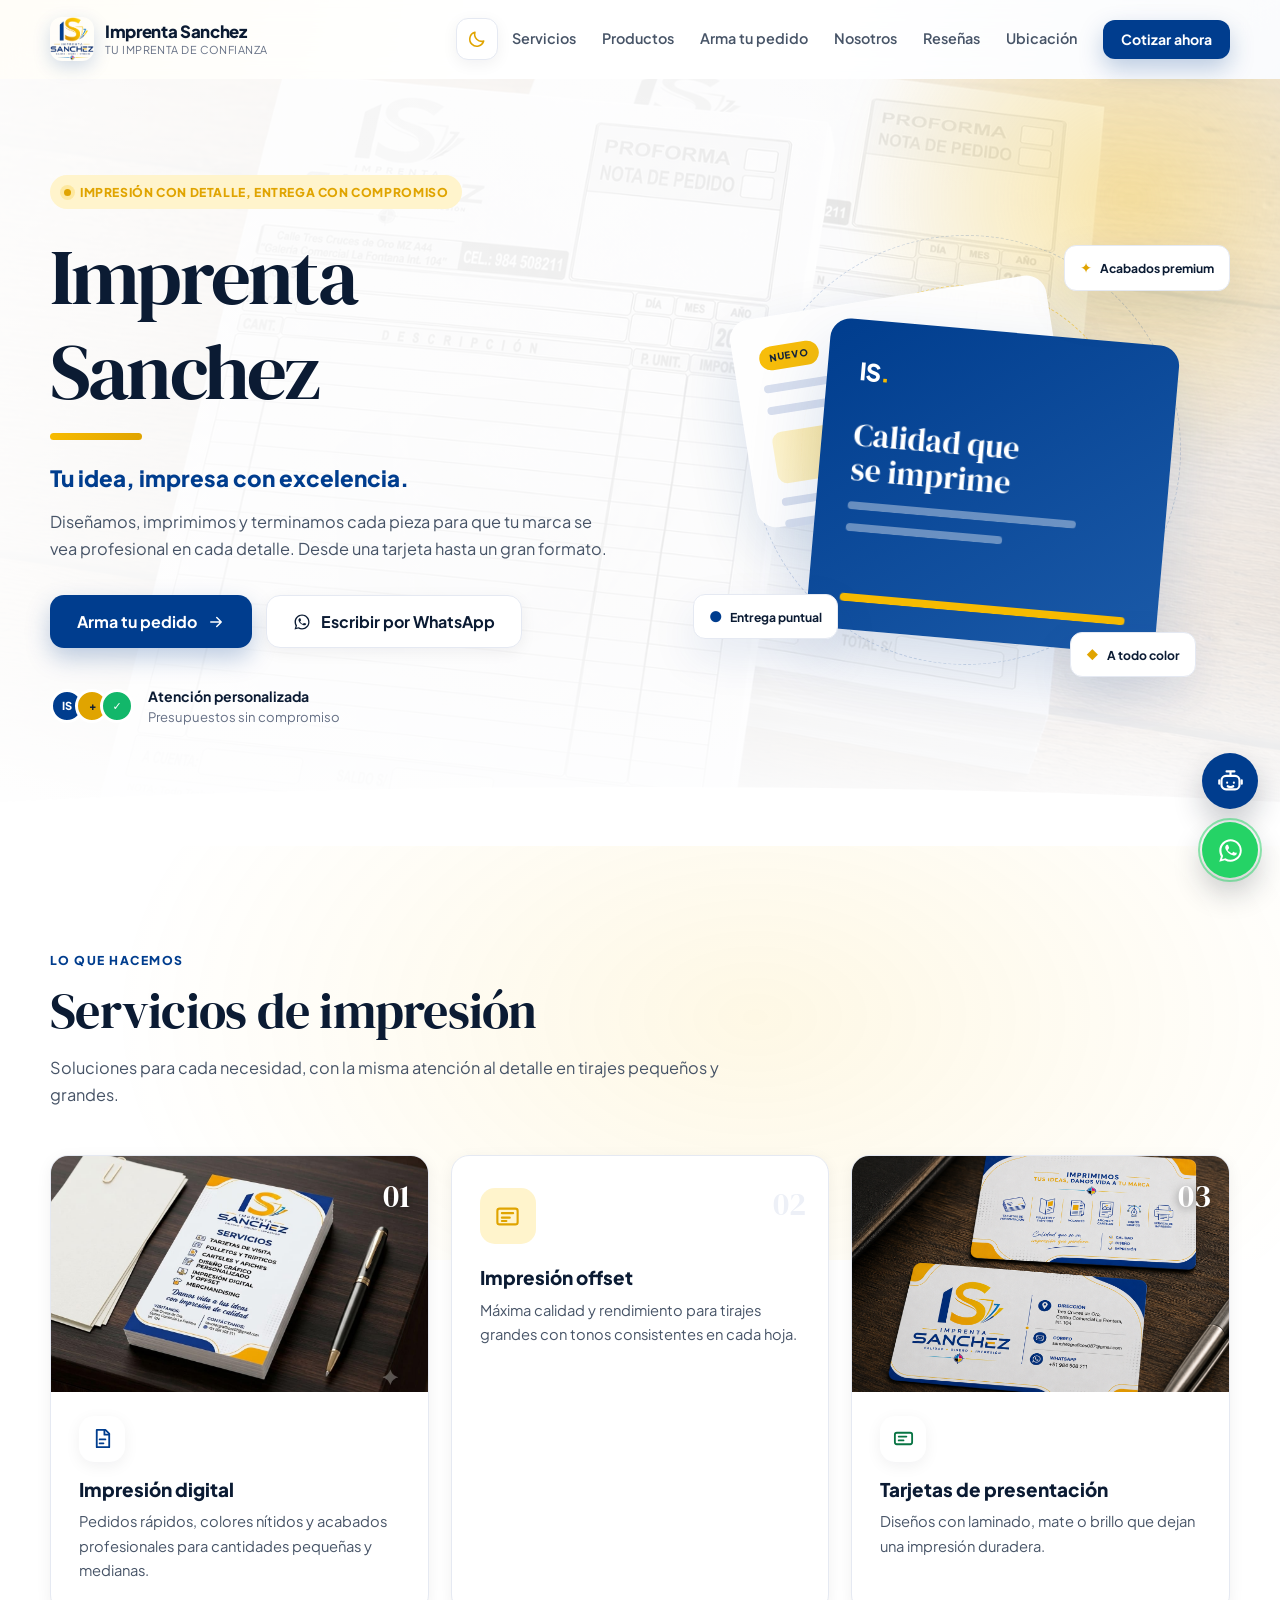
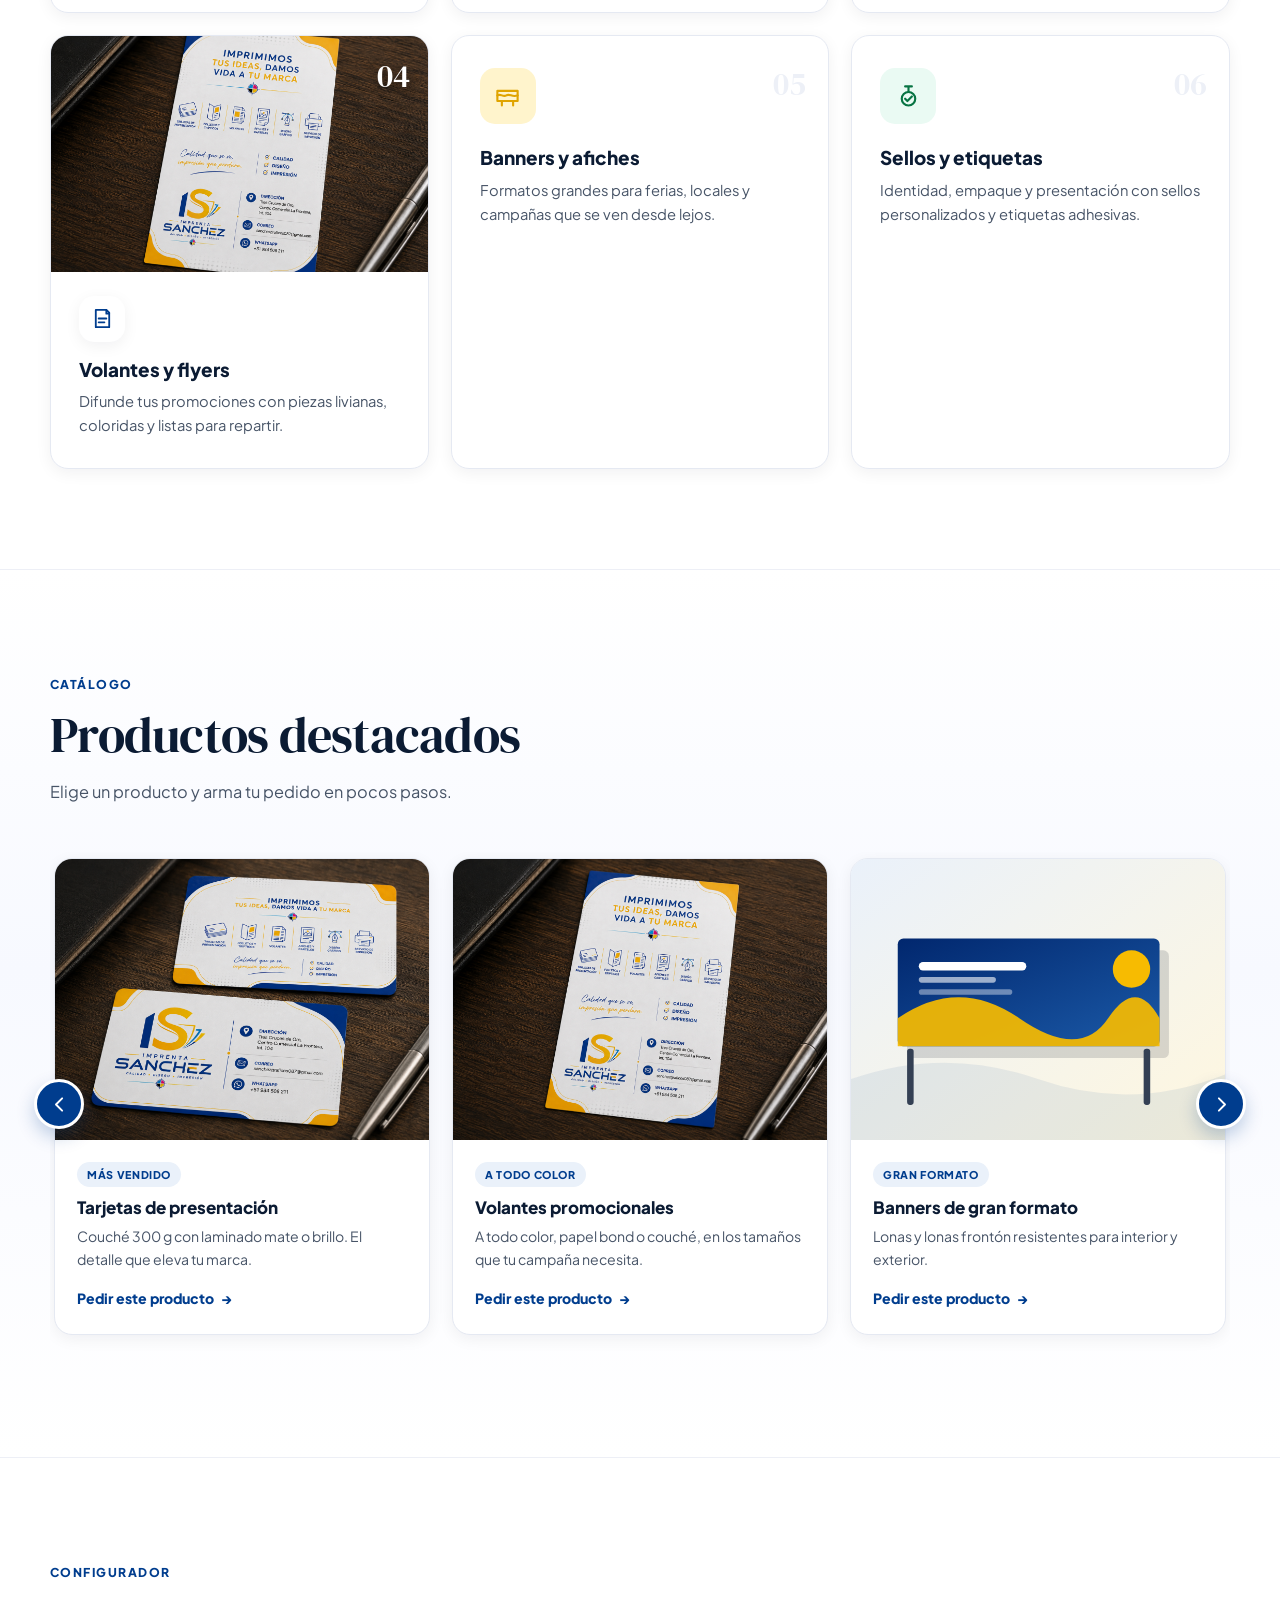
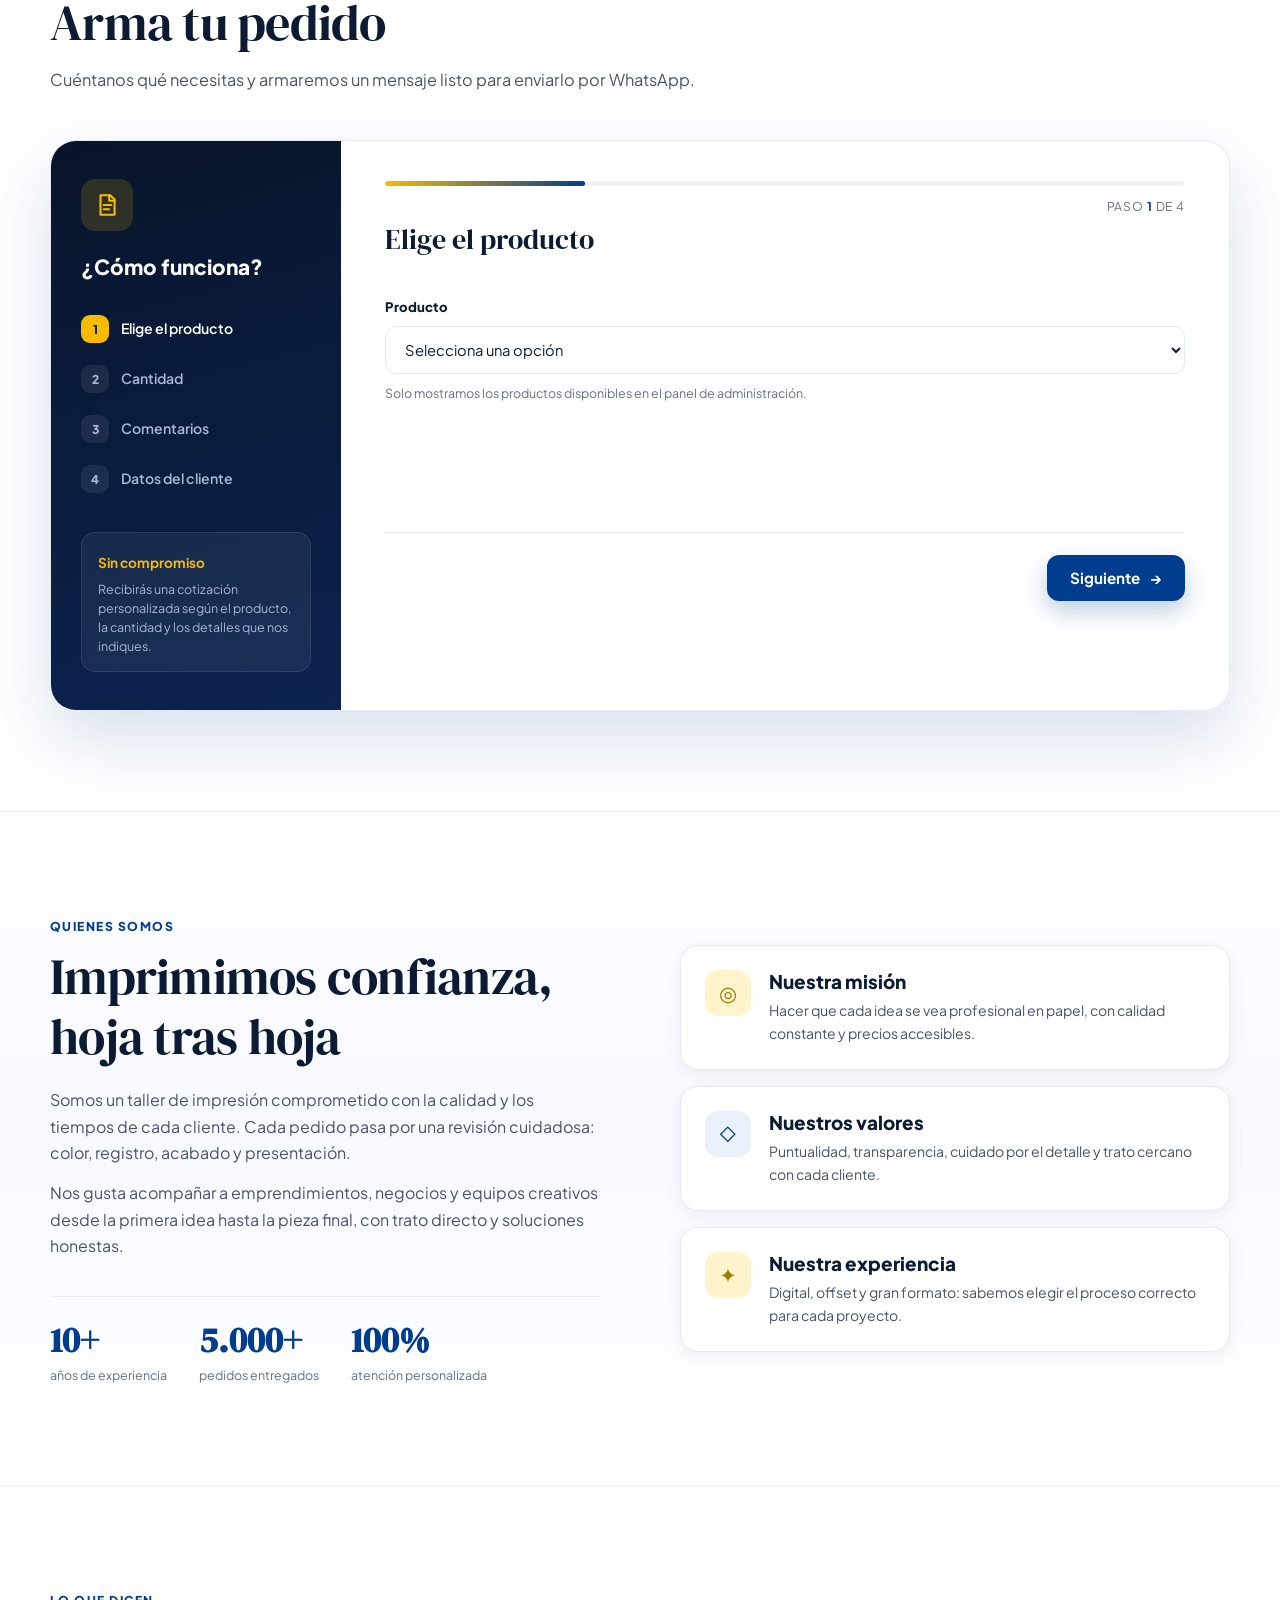
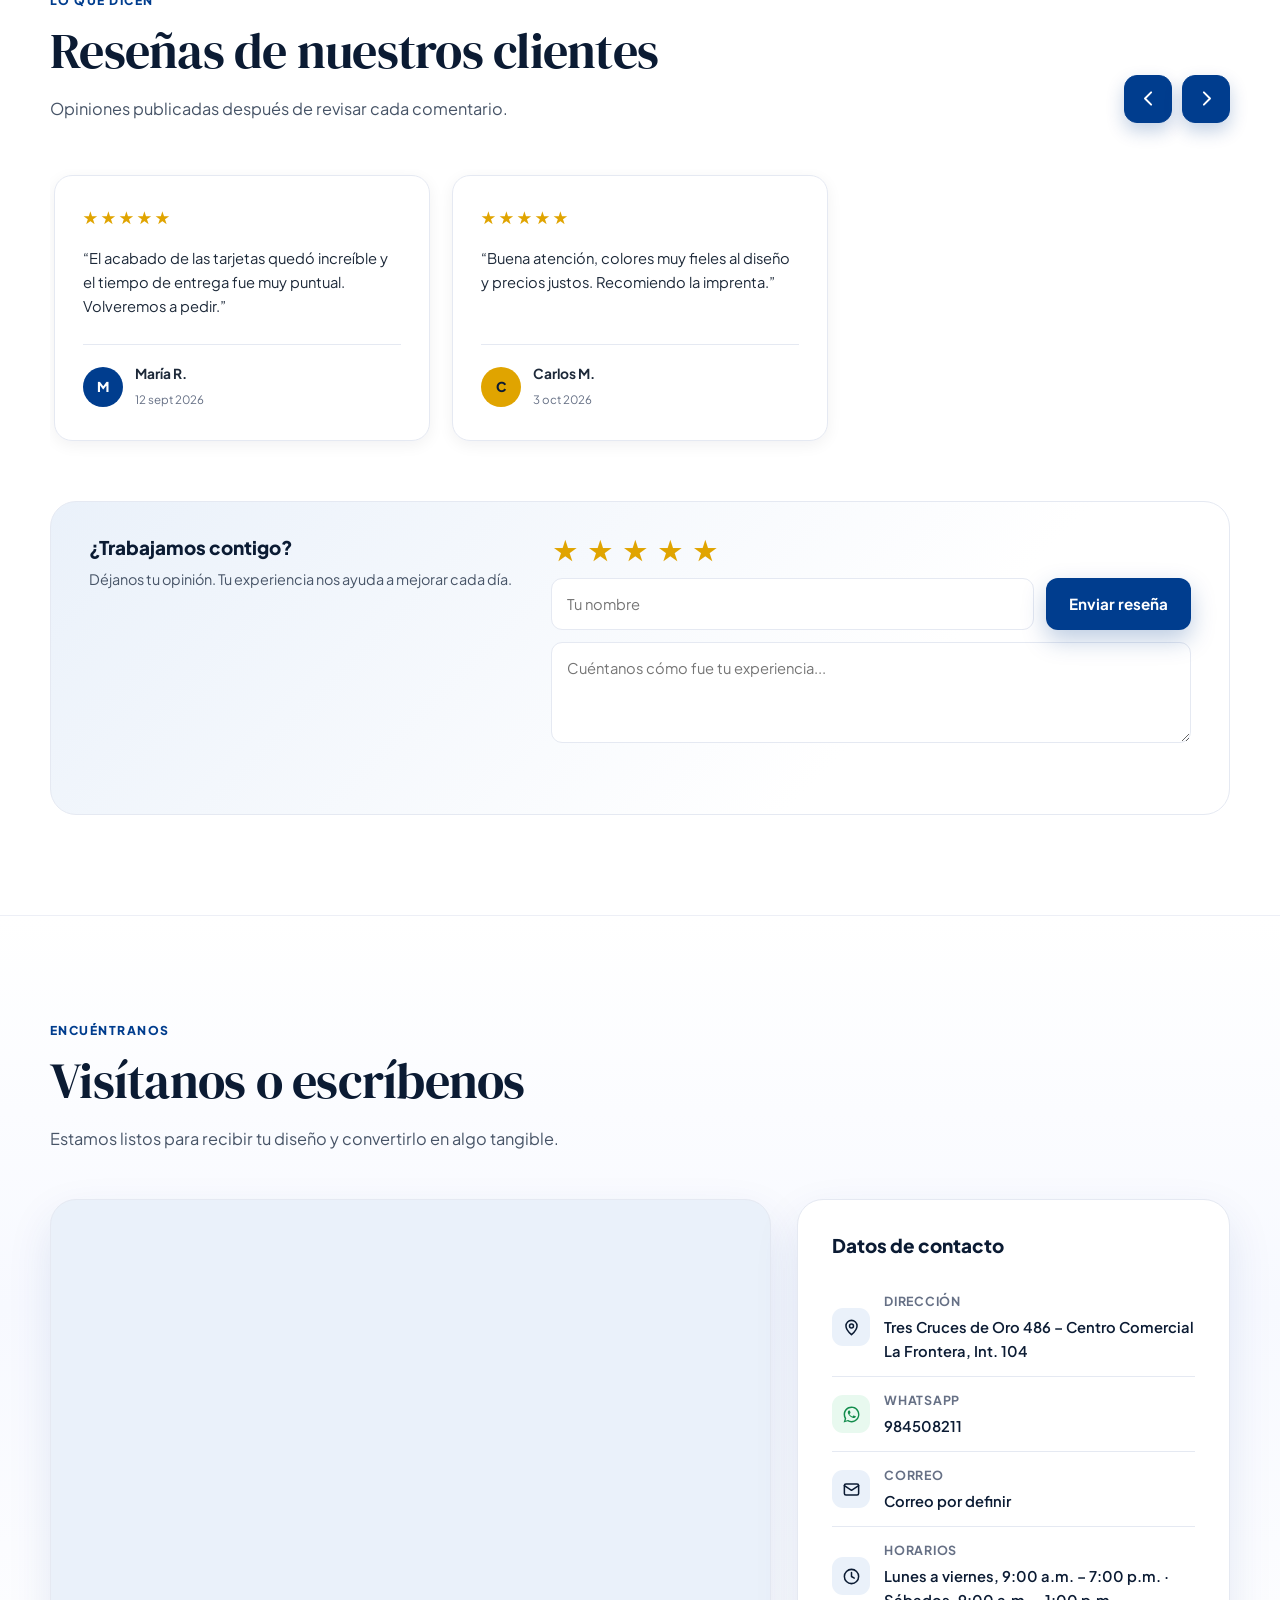
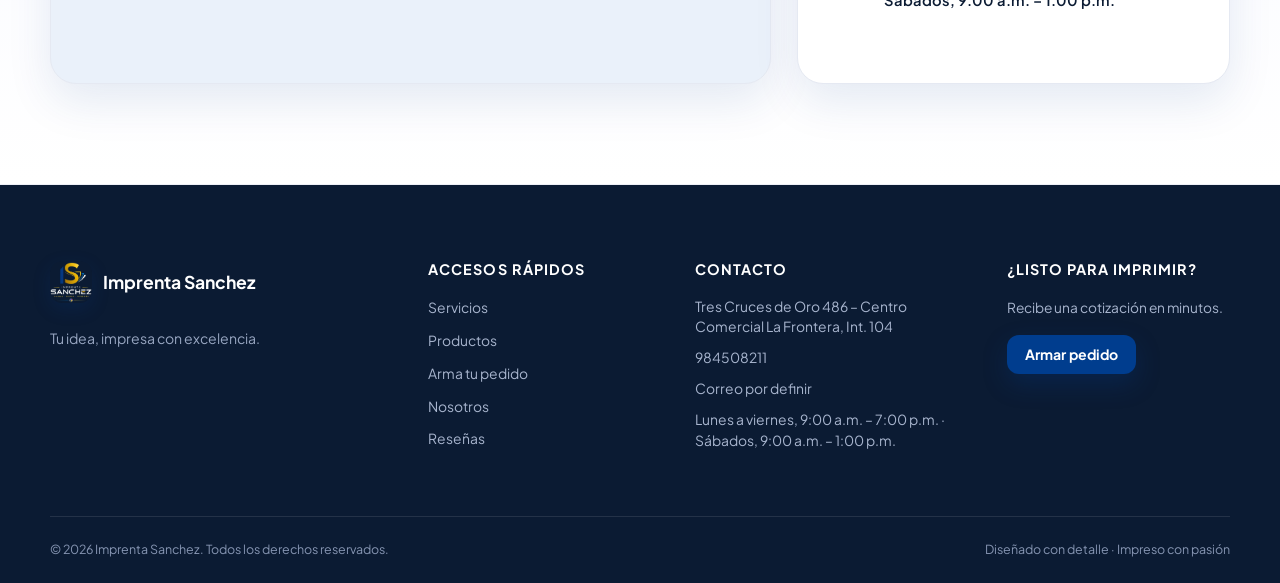
<file: index.html>
<!DOCTYPE html>
<html lang="es">
<head>
  <meta charset="UTF-8">
  <meta name="viewport" content="width=device-width, initial-scale=1.0">
  <title>Imprenta Sanchez — Impresión digital, offset y gran formato</title>
  <meta name="description" content="Imprenta Sanchez: impresión digital, offset, tarjetas, volantes, banners y sellos. Arma tu pedido y recibe una cotización por WhatsApp.">
  <meta name="theme-color" content="#003D8E" id="themeColorMeta">
  <link rel="icon" id="siteFavicon" href="img/logo_paraclaro.png" type="image/png">
  <!-- Define el tema antes de cargar los estilos para evitar un parpadeo. -->
  <script>
    (function () {
      try {
        var saved = localStorage.getItem('is_theme');
        document.documentElement.dataset.theme = saved === 'dark' ? 'dark' : 'light';
      } catch (e) {
        document.documentElement.dataset.theme = 'light';
      }
    })();
  </script>
  <link rel="preconnect" href="https://fonts.googleapis.com">
  <link rel="preconnect" href="https://fonts.gstatic.com" crossorigin>
  <link href="https://fonts.googleapis.com/css2?family=DM+Serif+Display:ital@0;1&family=Plus+Jakarta+Sans:wght@400;500;600;700;800&display=swap" rel="stylesheet">
  <link rel="stylesheet" href="css/styles.css">
  <!-- Instantánea de datos: permite que la web funcione incluso abriendo el archivo directamente. -->
  <script src="js/data.js"></script>
  <!-- Supabase: desactivado por defecto; se activa al publicar en GitHub Pages. -->
  <script src="js/cloud-config.js"></script>
  <script src="js/cloud.js"></script>
  <script src="js/site.js" defer></script>
</head>
<body>
  <a class="skip-link" href="#inicio">Saltar al contenido</a>

  <!-- ============================== HEADER ============================== -->
  <header class="site-header" id="siteHeader">
    <div class="container header-inner">
      <a class="brand" href="#inicio" aria-label="Ir al inicio">
        <img class="brand-mark" data-logo src="img/logo_paraclaro.png" alt="" width="44" height="44">
        <span class="brand-text">
          <strong data-setting="brand">Imprenta Sanchez</strong>
          <small>Tu imprenta de confianza</small>
        </span>
      </a>

      <div class="header-right">
        <button class="theme-toggle" id="themeToggle" type="button" aria-label="Activar modo oscuro" aria-pressed="false" title="Activar modo oscuro">
          <svg class="theme-icon theme-icon-moon" viewBox="0 0 24 24" aria-hidden="true"><path d="M20 14.5A8.5 8.5 0 0 1 9.5 4a8.5 8.5 0 1 0 10.5 10.5Z"/></svg>
          <svg class="theme-icon theme-icon-sun" viewBox="0 0 24 24" aria-hidden="true"><circle cx="12" cy="12" r="4"/><path d="M12 2v2M12 20v2M4.9 4.9l1.4 1.4M17.7 17.7l1.4 1.4M2 12h2M20 12h2M4.9 19.1l1.4-1.4M17.7 6.3l1.4-1.4"/></svg>
        </button>

        <button class="nav-toggle" id="navToggle" type="button" aria-expanded="false" aria-controls="mainNav" aria-label="Abrir menú">
          <span></span><span></span><span></span>
        </button>

        <nav class="main-nav" id="mainNav" aria-label="Navegación principal">
          <a href="#servicios">Servicios</a>
          <a href="#productos">Productos</a>
          <a href="#pedido">Arma tu pedido</a>
          <a href="#nosotros">Nosotros</a>
          <a href="#resenas">Reseñas</a>
          <a href="#ubicacion">Ubicación</a>
          <a class="btn btn-primary btn-sm" href="#pedido">Cotizar ahora</a>
        </nav>
      </div>
    </div>
  </header>

  <main>
    <!-- =============================== HERO =============================== -->
    <section class="hero" id="inicio">
      <video class="hero-video" id="heroVideo" autoplay muted loop playsinline preload="metadata" poster="img/formato_web.png" aria-hidden="true">
        <source src="video/video_pagina_web.mp4" type="video/mp4">
      </video>
      <div class="hero-glow" aria-hidden="true"></div>
      <div class="container hero-inner">
        <div class="hero-copy" data-reveal>
          <span class="eyebrow"><span class="dot"></span> Impresión con detalle, entrega con compromiso</span>
          <h1 data-setting-brand-title>Imprenta Sanchez</h1>
          <p class="hero-slogan" data-setting="slogan">Tu idea, impresa con excelencia.</p>
          <p class="hero-lead">Diseñamos, imprimimos y terminamos cada pieza para que tu marca se vea profesional en cada detalle. Desde una tarjeta hasta un gran formato.</p>
          <div class="hero-actions">
            <a class="btn btn-primary btn-lg pulse-soft" href="#pedido">
              Arma tu pedido
              <svg viewBox="0 0 24 24" aria-hidden="true"><path d="M5 12h14m-6-6 6 6-6 6"/></svg>
            </a>
            <a class="btn btn-ghost btn-lg" id="heroWhatsapp" href="https://wa.me/984508211" target="_blank" rel="noopener noreferrer">
              <svg viewBox="0 0 24 24" aria-hidden="true" class="icon-wa"><path d="M12.04 2C6.5 2 2.05 6.45 2.05 12c0 1.85.49 3.66 1.41 5.25L2 22l4.9-1.42A10 10 0 0 0 12.04 22C17.59 22 22 17.55 22 12S17.59 2 12.04 2Zm0 18.18a8.2 8.2 0 0 1-4.17-1.14l-.3-.18-3.06.89.9-2.98-.2-.31a8.17 8.17 0 0 1-1.26-4.46c0-4.5 3.67-8.17 8.18-8.17 2.19 0 4.24.85 5.79 2.4a8.1 8.1 0 0 1 2.39 5.78c0 4.5-3.67 8.17-8.18 8.17Zm4.49-6.11c-.25-.13-1.46-.72-1.69-.8-.23-.09-.4-.13-.56.13-.17.25-.64.8-.79.97-.14.17-.29.19-.53.06-.25-.13-1.05-.39-2-1.23-.74-.45-1.23-1.01-1.37-1.18-.14-.17-.15-.5.11-.73.25-.25.56-.64.71-.86.14-.22.19-.37.29-.61.09-.23.05-.43-.02-.56-.07-.13-.56-1.36-.77-1.86-.2-.48-.4-.42-.56-.43h-.48c-.17 0-.44.06-.67.31-.23.25-.88.86-.88 2.1s.9 2.44 1.03 2.61c.13.17 1.78 2.71 4.3 3.8.6.26 1.07.42 1.44.54.6.2 1.16.17 1.6.1.49-.07 1.46-.6 1.67-1.17.2-.57.2-1.07.14-1.17-.06-.1-.23-.16-.48-.29Z"/></svg>
              Escribir por WhatsApp
            </a>
          </div>
          <div class="hero-trust">
            <div class="avatar-stack" aria-hidden="true"><span>IS</span><span>+</span><span>✓</span></div>
            <p><strong>Atención personalizada</strong><br>Presupuestos sin compromiso</p>
          </div>
        </div>

        <div class="hero-visual" data-reveal data-delay="120" aria-hidden="true">
          <div class="orbit orbit-one"></div>
          <div class="orbit orbit-two"></div>
          <div class="paper paper-back">
            <span class="paper-tag">NUEVO</span>
            <div class="paper-line w70"></div><div class="paper-line w45"></div>
            <div class="paper-block"></div>
            <div class="paper-line w60"></div><div class="paper-line w35"></div>
          </div>
          <div class="paper paper-front">
            <span class="paper-logo">IS<span>.</span></span>
            <div class="paper-title">Calidad que<br>se imprime</div>
            <div class="paper-line w80"></div><div class="paper-line w55"></div>
            <div class="paper-stripe"></div>
          </div>
          <div class="float-chip chip-one"><span class="chip-icon">✦</span> Acabados premium</div>
          <div class="float-chip chip-two"><span class="chip-icon blue">●</span> Entrega puntual</div>
          <div class="float-chip chip-three"><span class="chip-icon">◆</span> A todo color</div>
        </div>
      </div>
      <div class="hero-wave" aria-hidden="true"></div>
    </section>

    <!-- ============================ SERVICIOS ============================ -->
    <section class="section" id="servicios">
      <div class="container">
        <header class="section-head" data-reveal>
          <span class="section-kicker">Lo que hacemos</span>
          <h2>Servicios de impresión</h2>
          <p>Soluciones para cada necesidad, con la misma atención al detalle en tirajes pequeños y grandes.</p>
        </header>
        <div class="services-grid" id="servicesGrid"></div>
      </div>
    </section>

    <!-- ============================ PRODUCTOS ============================ -->
    <section class="section section-tint" id="productos">
      <div class="container">
        <header class="section-head" data-reveal>
          <span class="section-kicker">Catálogo</span>
          <h2>Productos destacados</h2>
          <p>Elige un producto y arma tu pedido en pocos pasos.</p>
        </header>
        <div class="carousel-wrap" data-reveal>
          <div class="carousel-track" id="productsTrack" tabindex="0" aria-label="Carrusel de productos"></div>
          <button class="carousel-btn carousel-btn-float carousel-prev" id="productsPrev" type="button" aria-label="Productos anteriores">
            <svg viewBox="0 0 24 24" aria-hidden="true"><path d="M15 5 8 12l7 7"/></svg>
          </button>
          <button class="carousel-btn carousel-btn-float carousel-next" id="productsNext" type="button" aria-label="Siguientes productos">
            <svg viewBox="0 0 24 24" aria-hidden="true"><path d="m9 5 7 7-7 7"/></svg>
          </button>
        </div>
      </div>
    </section>

    <!-- ========================= ARMA TU PEDIDO ========================== -->
    <section class="section" id="pedido">
      <div class="container">
        <header class="section-head" data-reveal>
          <span class="section-kicker">Configurador</span>
          <h2>Arma tu pedido</h2>
          <p>Cuéntanos qué necesitas y armaremos un mensaje listo para enviarlo por WhatsApp.</p>
        </header>

        <div class="order-shell" data-reveal>
          <aside class="order-aside">
            <div class="order-aside-icon" aria-hidden="true">
              <svg viewBox="0 0 24 24"><path d="M6 3h9l4 4v14H6z"/><path d="M14 3v5h5M9 12h7M9 16h5"/></svg>
            </div>
            <h3>¿Cómo funciona?</h3>
            <ol class="steps-list">
              <li data-step-dot="1" class="active"><span>1</span> Elige el producto</li>
              <li data-step-dot="2"><span>2</span> Cantidad</li>
              <li data-step-dot="3"><span>3</span> Comentarios</li>
              <li data-step-dot="4"><span>4</span> Datos del cliente</li>
            </ol>
            <div class="aside-note">
              <strong>Sin compromiso</strong>
              <p>Recibirás una cotización personalizada según el producto, la cantidad y los detalles que nos indiques.</p>
            </div>
          </aside>

          <form class="order-form" id="orderForm" novalidate>
            <div class="progress-line"><span id="progressBar"></span></div>
            <p class="step-counter">Paso <strong id="stepCurrent">1</strong> de 4</p>

            <!-- Paso 1 -->
            <fieldset class="order-step" data-step="1">
              <legend>Elige el producto</legend>
              <label class="field-label" for="orderProduct">Producto</label>
              <select id="orderProduct" name="product" required>
                <option value="">Selecciona una opción</option>
              </select>
              <p class="field-hint">Solo mostramos los productos disponibles en el panel de administración.</p>
            </fieldset>

            <!-- Paso 2 -->
            <fieldset class="order-step" data-step="2" hidden>
              <legend>Cantidad</legend>
              <div class="field">
                <label class="field-label" for="orderQty">¿Cuántas piezas necesitas?</label>
                <input id="orderQty" name="quantity" type="number" min="1" max="100000" placeholder="Ej. 500" required>
              </div>
              <p class="field-hint">Si aún no sabes la cantidad exacta, puedes indicar un aproximado en los comentarios.</p>
            </fieldset>

            <!-- Paso 3 -->
            <fieldset class="order-step" data-step="3" hidden>
              <legend>Comentarios</legend>
              <div class="field">
                <label class="field-label" for="orderComments">Cuéntanos los detalles</label>
                <textarea id="orderComments" name="comments" rows="5" placeholder="Colores, medidas, diseño, urgencia o cualquier detalle importante..."></textarea>
              </div>
              <p class="field-hint">Aquí puedes indicar también las medidas y el acabado que deseas.</p>
            </fieldset>

            <!-- Paso 4 -->
            <fieldset class="order-step" data-step="4" hidden>
              <legend>Datos del cliente</legend>
              <div class="field-row">
                <div class="field">
                  <label class="field-label" for="orderName">Nombre</label>
                  <input id="orderName" name="name" type="text" autocomplete="name" placeholder="Tu nombre" required>
                </div>
                <div class="field">
                  <label class="field-label" for="orderPhone">Celular (opcional)</label>
                  <input id="orderPhone" name="phone" type="tel" autocomplete="tel" placeholder="987654321">
                </div>
              </div>
              <div class="field">
                <label class="field-label" for="orderEmail">Correo (opcional)</label>
                <input id="orderEmail" name="email" type="email" autocomplete="email" placeholder="tu@correo.com">
              </div>
              <div class="summary-box" id="orderSummary" aria-live="polite"></div>
            </fieldset>

            <div class="order-success" id="orderSuccess" hidden>
              <div class="success-icon" aria-hidden="true">✓</div>
              <h3>¡Tu pedido está listo!</h3>
              <p>Abrimos WhatsApp con tu mensaje listo. Solo debes enviarlo desde la conversación.</p>
              <button class="btn btn-primary" id="newOrderBtn" type="button">Hacer otro pedido</button>
            </div>

            <p class="form-error" id="orderError" role="alert" hidden></p>
            <div class="order-actions" id="orderActions">
              <button class="btn btn-ghost" id="stepPrev" type="button" hidden>Anterior</button>
              <button class="btn btn-primary" id="stepNext" type="button">Siguiente <span aria-hidden="true">→</span></button>
              <button class="btn btn-primary" id="stepSubmit" type="submit" hidden>Enviar por WhatsApp</button>
            </div>
          </form>
        </div>
      </div>
    </section>

    <!-- ============================== NOSOTROS ============================ -->
    <section class="section section-tint" id="nosotros">
      <div class="container about-grid">
        <div class="about-copy" data-reveal>
          <span class="section-kicker">Quienes somos</span>
          <h2>Imprimimos confianza, hoja tras hoja</h2>
          <p>Somos un taller de impresión comprometido con la calidad y los tiempos de cada cliente. Cada pedido pasa por una revisión cuidadosa: color, registro, acabado y presentación.</p>
          <p>Nos gusta acompañar a emprendimientos, negocios y equipos creativos desde la primera idea hasta la pieza final, con trato directo y soluciones honestas.</p>
          <div class="about-stats">
            <div><strong>10+</strong><span>años de experiencia</span></div>
            <div><strong>5.000+</strong><span>pedidos entregados</span></div>
            <div><strong>100%</strong><span>atención personalizada</span></div>
          </div>
        </div>
        <div class="about-cards" data-reveal data-delay="100">
          <article class="about-card">
            <span class="about-card-icon">◎</span>
            <div><h3>Nuestra misión</h3><p>Hacer que cada idea se vea profesional en papel, con calidad constante y precios accesibles.</p></div>
          </article>
          <article class="about-card">
            <span class="about-card-icon blue">◇</span>
            <div><h3>Nuestros valores</h3><p>Puntualidad, transparencia, cuidado por el detalle y trato cercano con cada cliente.</p></div>
          </article>
          <article class="about-card">
            <span class="about-card-icon">✦</span>
            <div><h3>Nuestra experiencia</h3><p>Digital, offset y gran formato: sabemos elegir el proceso correcto para cada proyecto.</p></div>
          </article>
        </div>
      </div>
    </section>

    <!-- ============================== RESEÑAS ============================= -->
    <section class="section" id="resenas">
      <div class="container">
        <header class="section-head section-head-row" data-reveal>
          <div>
            <span class="section-kicker">Lo que dicen</span>
            <h2>Reseñas de nuestros clientes</h2>
            <p>Opiniones publicadas después de revisar cada comentario.</p>
          </div>
          <div class="carousel-controls">
            <button class="carousel-btn" id="reviewsPrev" type="button" aria-label="Reseña anterior">
              <svg viewBox="0 0 24 24" aria-hidden="true"><path d="M15 5 8 12l7 7"/></svg>
            </button>
            <button class="carousel-btn" id="reviewsNext" type="button" aria-label="Siguiente reseña">
              <svg viewBox="0 0 24 24" aria-hidden="true"><path d="m9 5 7 7-7 7"/></svg>
            </button>
          </div>
        </header>

        <div class="carousel-track review-track" id="reviewsTrack" tabindex="0" aria-label="Carrusel de reseñas"></div>

        <div class="review-form-wrap" data-reveal>
          <div class="review-form-intro">
            <h3>¿Trabajamos contigo?</h3>
            <p>Déjanos tu opinión. Tu experiencia nos ayuda a mejorar cada día.</p>
          </div>
          <form id="reviewForm" class="review-form" novalidate>
            <div class="stars" id="reviewStars" role="radiogroup" aria-label="Calificación">
              <button type="button" class="star" data-value="1" aria-label="1 estrella">★</button>
              <button type="button" class="star" data-value="2" aria-label="2 estrellas">★</button>
              <button type="button" class="star" data-value="3" aria-label="3 estrellas">★</button>
              <button type="button" class="star" data-value="4" aria-label="4 estrellas">★</button>
              <button type="button" class="star" data-value="5" aria-label="5 estrellas">★</button>
            </div>
            <input type="hidden" id="reviewRating" name="rating" value="5">
            <div class="field-row">
              <input id="reviewName" name="name" type="text" placeholder="Tu nombre" maxlength="80" required>
              <button class="btn btn-primary" type="submit">Enviar reseña</button>
            </div>
            <textarea id="reviewText" name="text" rows="3" placeholder="Cuéntanos cómo fue tu experiencia..." maxlength="1200" required></textarea>
            <p class="form-note" id="reviewStatus" role="status"></p>
          </form>
        </div>
      </div>
    </section>

    <!-- ============================== UBICACIÓN =========================== -->
    <section class="section section-tint" id="ubicacion">
      <div class="container">
        <header class="section-head" data-reveal>
          <span class="section-kicker">Encuéntranos</span>
          <h2>Visítanos o escríbenos</h2>
          <p>Estamos listos para recibir tu diseño y convertirlo en algo tangible.</p>
        </header>
        <div class="location-grid" data-reveal>
          <div class="map-frame">
            <iframe id="mapFrame" title="Mapa de ubicación de Imprenta Sanchez" src="about:blank" loading="lazy" referrerpolicy="no-referrer-when-downgrade"></iframe>
          </div>
          <div class="contact-card">
            <h3>Datos de contacto</h3>
            <div class="contact-item">
              <span class="contact-icon"><svg viewBox="0 0 24 24" aria-hidden="true"><path d="M12 21s7-6.1 7-11a7 7 0 1 0-14 0c0 4.9 7 11 7 11Z"/><circle cx="12" cy="10" r="2.5"/></svg></span>
              <div><strong>Dirección</strong><p id="contactAddress">Tres Cruces de Oro 486 – Centro Comercial La Frontera, Int. 104</p></div>
            </div>
            <div class="contact-item">
              <span class="contact-icon wa"><svg class="icon-wa" viewBox="0 0 24 24" aria-hidden="true"><path d="M12.04 2C6.5 2 2.05 6.45 2.05 12c0 1.85.49 3.66 1.41 5.25L2 22l4.9-1.42A10 10 0 0 0 12.04 22C17.59 22 22 17.55 22 12S17.59 2 12.04 2Zm0 18.18a8.2 8.2 0 0 1-4.17-1.14l-.3-.18-3.06.89.9-2.98-.2-.31a8.17 8.17 0 0 1-1.26-4.46c0-4.5 3.67-8.17 8.18-8.17 2.19 0 4.24.85 5.79 2.4a8.1 8.1 0 0 1 2.39 5.78c0 4.5-3.67 8.17-8.18 8.17Zm4.49-6.11c-.25-.13-1.46-.72-1.69-.8-.23-.09-.4-.13-.56.13-.17.25-.64.8-.79.97-.14.17-.29.19-.53.06-.25-.13-1.05-.39-2-1.23-.74-.45-1.23-1.01-1.37-1.18-.14-.17-.15-.5.11-.73.25-.25.56-.64.71-.86.14-.22.19-.37.29-.61.09-.23.05-.43-.02-.56-.07-.13-.56-1.36-.77-1.86-.2-.48-.4-.42-.56-.43h-.48c-.17 0-.44.06-.67.31-.23.25-.88.86-.88 2.1s.9 2.44 1.03 2.61c.13.17 1.78 2.71 4.3 3.8.6.26 1.07.42 1.44.54.6.2 1.16.17 1.6.1.49-.07 1.46-.6 1.67-1.17.2-.57.2-1.07.14-1.17-.06-.1-.23-.16-.48-.29Z"/></svg></span>
              <div><strong>WhatsApp</strong><a id="contactWhatsapp" href="https://wa.me/984508211" target="_blank" rel="noopener noreferrer">984508211</a></div>
            </div>
            <div class="contact-item">
              <span class="contact-icon"><svg viewBox="0 0 24 24" aria-hidden="true"><rect x="3" y="5" width="18" height="14" rx="2"/><path d="m3 7 9 6 9-6"/></svg></span>
              <div><strong>Correo</strong><span id="contactEmail">Correo por definir</span></div>
            </div>
            <div class="contact-item">
              <span class="contact-icon"><svg viewBox="0 0 24 24" aria-hidden="true"><circle cx="12" cy="12" r="9"/><path d="M12 7v5l3.5 2"/></svg></span>
              <div><strong>Horarios</strong><p id="contactHours">Lunes a viernes, 9:00 – 19:00</p></div>
            </div>
          </div>
        </div>
      </div>
    </section>
  </main>

  <!-- =============================== FOOTER ============================== -->
  <footer class="site-footer">
    <div class="container">
      <div class="footer-grid">
        <div class="footer-about">
          <a class="brand brand-footer" href="#inicio">
            <img class="brand-mark" data-logo-fixed src="img/logo_paraoscuro.png" alt="" width="42" height="42">
            <strong data-setting="brand">Imprenta Sanchez</strong>
          </a>
          <p data-setting="slogan">Tu idea, impresa con excelencia.</p>
          <div class="socials" id="socialLinks"></div>
        </div>
        <div>
          <h4>Accesos rápidos</h4>
          <ul class="footer-links">
            <li><a href="#servicios">Servicios</a></li>
            <li><a href="#productos">Productos</a></li>
            <li><a href="#pedido">Arma tu pedido</a></li>
            <li><a href="#nosotros">Nosotros</a></li>
            <li><a href="#resenas">Reseñas</a></li>
          </ul>
        </div>
        <div>
          <h4>Contacto</h4>
          <ul class="footer-contact">
            <li id="footerAddress">Tres Cruces de Oro 486 – Centro Comercial La Frontera, Int. 104</li>
            <li><a id="footerWhatsapp" href="https://wa.me/984508211" target="_blank" rel="noopener noreferrer">984508211</a></li>
            <li id="footerEmail">Correo por definir</li>
            <li id="footerHours">Lunes a viernes, 9:00 – 19:00</li>
          </ul>
        </div>
        <div class="footer-cta">
          <h4>¿Listo para imprimir?</h4>
          <p>Recibe una cotización en minutos.</p>
          <a class="btn btn-primary btn-sm" href="#pedido">Armar pedido</a>
        </div>
      </div>
      <div class="footer-bottom">
        <p>© <span id="year">2026</span> <span data-setting="brand">Imprenta Sanchez</span>. Todos los derechos reservados.</p>
        <p>Diseñado con detalle · Impreso con pasión</p>
      </div>
    </div>
  </footer>

  <!-- ======================= ELEMENTOS FLOTANTES ========================= -->
  <div class="floating-stack">
    <div class="chat-panel" id="chatPanel" hidden>
      <header class="chat-header">
        <div class="chat-avatar">
          <svg class="chat-avatar-bot" viewBox="0 0 24 24" aria-hidden="true"><rect x="4" y="7" width="16" height="12" rx="4"/><path d="M12 3v4M8.5 3h7M9 13h.01M15 13h.01M9.5 16.2c1.6 1 3.4 1 5 0M2 11v3M22 11v3"/></svg>
          <span class="chat-avatar-badge" aria-hidden="true">
            <svg viewBox="0 0 24 24"><rect x="4" y="7" width="16" height="12" rx="4"/><path d="M12 3v4M8.5 3h7M9 13h.01M15 13h.01M9.5 16.2c1.6 1 3.4 1 5 0M2 11v3M22 11v3"/></svg>
          </span>
        </div>
        <div class="chat-meta">
          <strong>Printy</strong>
          <span>Asistente de Imprenta Sanchez · <i></i> En línea</span>
        </div>
        <button id="chatClose" type="button" aria-label="Cerrar chat" title="Cerrar chat">
          <svg viewBox="0 0 24 24" aria-hidden="true"><path d="M6 6l12 12M18 6 6 18"/></svg>
        </button>
      </header>
      <div class="chat-messages" id="chatMessages" aria-live="polite"></div>
      <div class="chat-quick-wrap">
        <button class="chat-quick-nav" id="chatQuickPrev" type="button" aria-label="Ver opciones anteriores" hidden>‹</button>
        <div class="chat-quick" id="chatQuick"></div>
        <button class="chat-quick-nav" id="chatQuickNext" type="button" aria-label="Ver más opciones" hidden>›</button>
      </div>
      <form class="chat-input" id="chatForm">
        <input id="chatInput" type="text" placeholder="Escribe tu consulta..." autocomplete="off" maxlength="300" aria-label="Escribe tu consulta">
        <button type="submit" aria-label="Enviar mensaje">
          <svg viewBox="0 0 24 24" aria-hidden="true"><path d="m4 12 16-8-6 16-3-6-7-2Z"/></svg>
        </button>
      </form>
    </div>

    <button class="fab fab-chat" id="chatToggle" type="button" aria-label="Abrir asistente Printy" aria-expanded="false">
      <svg class="fab-chat-icon" viewBox="0 0 24 24" aria-hidden="true"><rect x="4" y="7" width="16" height="12" rx="4"/><path d="M12 3v4M8.5 3h7M9 13h.01M15 13h.01M9.5 16.2c1.6 1 3.4 1 5 0M2 11v3M22 11v3"/></svg>
      <svg class="fab-close-icon" viewBox="0 0 24 24" aria-hidden="true"><path d="M6 6l12 12M18 6 6 18"/></svg>
    </button>

    <a class="fab fab-wa" id="waFloat" href="https://wa.me/984508211" target="_blank" rel="noopener noreferrer" aria-label="Escribir por WhatsApp">
      <svg class="icon-wa" viewBox="0 0 24 24" aria-hidden="true"><path d="M12.04 2C6.5 2 2.05 6.45 2.05 12c0 1.85.49 3.66 1.41 5.25L2 22l4.9-1.42A10 10 0 0 0 12.04 22C17.59 22 22 17.55 22 12S17.59 2 12.04 2Zm0 18.18a8.2 8.2 0 0 1-4.17-1.14l-.3-.18-3.06.89.9-2.98-.2-.31a8.17 8.17 0 0 1-1.26-4.46c0-4.5 3.67-8.17 8.18-8.17 2.19 0 4.24.85 5.79 2.4a8.1 8.1 0 0 1 2.39 5.78c0 4.5-3.67 8.17-8.18 8.17Zm4.49-6.11c-.25-.13-1.46-.72-1.69-.8-.23-.09-.4-.13-.56.13-.17.25-.64.8-.79.97-.14.17-.29.19-.53.06-.25-.13-1.05-.39-2-1.23-.74-.45-1.23-1.01-1.37-1.18-.14-.17-.15-.5.11-.73.25-.25.56-.64.71-.86.14-.22.19-.37.29-.61.09-.23.05-.43-.02-.56-.07-.13-.56-1.36-.77-1.86-.2-.48-.4-.42-.56-.43h-.48c-.17 0-.44.06-.67.31-.23.25-.88.86-.88 2.1s.9 2.44 1.03 2.61c.13.17 1.78 2.71 4.3 3.8.6.26 1.07.42 1.44.54.6.2 1.16.17 1.6.1.49-.07 1.46-.6 1.67-1.17.2-.57.2-1.07.14-1.17-.06-.1-.23-.16-.48-.29Z"/></svg>
      <span class="fab-tooltip">Escríbenos</span>
    </a>
  </div>

  <div class="toast-root" id="toastRoot" aria-live="polite"></div>
</body>
</html>
</file>
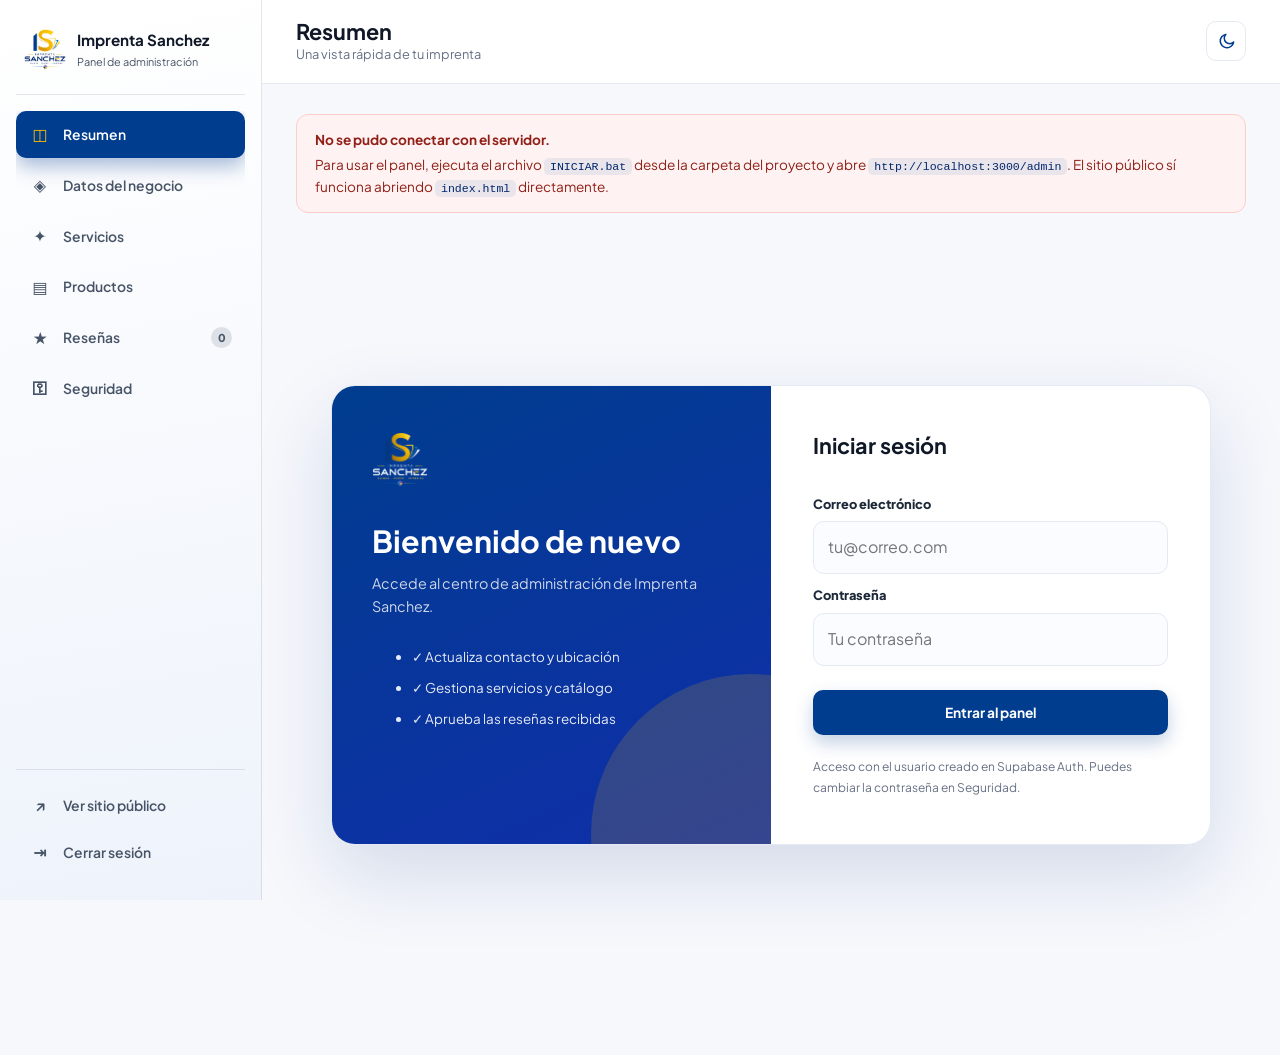
<file: admin/index.html>
<!DOCTYPE html>
<html lang="es">
<head>
  <meta charset="UTF-8">
  <meta name="viewport" content="width=device-width, initial-scale=1.0">
  <meta name="robots" content="noindex, nofollow">
  <meta name="theme-color" id="adminThemeColor" content="#003D8E">
  <title>Panel de administración — Imprenta Sanchez</title>
  <link rel="icon" id="adminFavicon" href="../img/logo_paraclaro.png" type="image/png">
  <link rel="preconnect" href="https://fonts.googleapis.com">
  <link rel="preconnect" href="https://fonts.gstatic.com" crossorigin>
  <link href="https://fonts.googleapis.com/css2?family=Plus+Jakarta+Sans:wght@400;500;600;700;800&display=swap" rel="stylesheet">
  <link rel="stylesheet" href="../css/admin.css">
  <script src="../js/cloud-config.js"></script>
  <script src="../js/cloud.js"></script>
  <script src="../js/admin.js" defer></script>
</head>
<body>
  <div class="admin-shell" id="adminShell">
    <div class="sidebar-backdrop" id="sidebarBackdrop" hidden></div>
    <!-- ============================ SIDEBAR ============================ -->
    <aside class="sidebar" id="sidebar">
      <button class="sidebar-close" id="sidebarClose" type="button" aria-label="Cerrar menú" title="Cerrar menú">×</button>
      <div class="sidebar-brand">
        <img data-admin-logo src="../img/logo_paraclaro.png" alt="" width="42" height="42">
        <span><strong>Imprenta Sanchez</strong><small>Panel de administración</small></span>
      </div>
      <nav class="side-nav" aria-label="Secciones del panel">
        <button type="button" class="side-link active" data-tab="resumen"><span>◫</span> Resumen</button>
        <button type="button" class="side-link" data-tab="negocio"><span>◈</span> Datos del negocio</button>
        <button type="button" class="side-link" data-tab="servicios"><span>✦</span> Servicios</button>
        <button type="button" class="side-link" data-tab="productos"><span>▤</span> Productos</button>
        <button type="button" class="side-link" data-tab="resenas"><span>★</span> Reseñas <span class="side-badge" id="pendingReviewsBadge" title="Reseñas pendientes de aprobación">0</span></button>
        <button type="button" class="side-link" data-tab="seguridad"><span>⚿</span> Seguridad</button>
      </nav>
      <div class="sidebar-bottom">
        <a class="side-link" href="../index.html" target="_blank" rel="noopener noreferrer"><span>↗</span> Ver sitio público</a>
        <button type="button" class="side-link" id="logoutBtn"><span>⇥</span> Cerrar sesión</button>
      </div>
    </aside>

    <!-- ============================= CONTENIDO ============================ -->
    <div class="admin-main">
      <header class="admin-topbar">
        <button class="side-toggle" id="sideToggle" type="button" aria-label="Abrir menú" aria-expanded="false">☰</button>
        <div class="topbar-title">
          <h1 id="pageTitle">Resumen</h1>
          <p id="pageSubtitle">Una vista rápida de tu imprenta</p>
        </div>
        <button class="theme-toggle-admin" id="adminThemeToggle" type="button" aria-label="Activar modo oscuro" title="Activar modo oscuro" aria-pressed="false">
          <svg viewBox="0 0 24 24" aria-hidden="true"><path d="M21 12.8A8.5 8.5 0 1 1 11.2 3a6.5 6.5 0 0 0 9.8 9.8Z"/></svg>
        </button>
        <div class="topbar-user" id="adminUserBadge" hidden>Administrador</div>
      </header>

      <div class="admin-content">
        <div class="alert error" id="offlineBanner" hidden>
          <strong>No se pudo conectar con el servidor.</strong>
          <span>Para usar el panel, ejecuta el archivo <code>INICIAR.bat</code> desde la carpeta del proyecto y abre <code>http://localhost:3000/admin</code>. El sitio público sí funciona abriendo <code>index.html</code> directamente.</span>
        </div>

        <!-- ---------------------------- LOGIN ---------------------------- -->
        <section class="login-view" id="loginView">
          <div class="login-card">
            <div class="login-brand">
              <img src="../img/logo_paraoscuro.png" alt="" width="56" height="56">
              <h2>Bienvenido de nuevo</h2>
              <p>Accede al centro de administración de Imprenta Sanchez.</p>
              <ul>
                <li>✓ Actualiza contacto y ubicación</li>
                <li>✓ Gestiona servicios y catálogo</li>
                <li>✓ Aprueba las reseñas recibidas</li>
              </ul>
            </div>
            <form class="login-form" id="loginForm" novalidate>
              <h3>Iniciar sesión</h3>
              <label for="loginUser">Usuario</label>
              <input id="loginUser" name="username" type="text" autocomplete="username" placeholder="admin" required>
              <label for="loginPass">Contraseña</label>
              <input id="loginPass" name="password" type="password" autocomplete="current-password" placeholder="Tu contraseña" required>
              <p class="form-error" id="loginError" role="alert" hidden></p>
              <button class="btn primary block" type="submit">Entrar al panel</button>
              <p class="login-hint">Acceso inicial: <code>admin</code> / <code>Imprenta2026!</code><br>Cámbialo en la sección Seguridad.</p>
            </form>
          </div>
        </section>

        <!-- --------------------------- DASHBOARD -------------------------- -->
        <div id="dashboardView" hidden>
          <div class="admin-welcome" id="adminWelcome" hidden>
            <span class="welcome-icon" aria-hidden="true">👋</span>
            <div>
              <strong id="welcomeTitle">¡Bienvenido!</strong>
              <p id="welcomeText">Tu panel está listo para actualizar la imprenta.</p>
            </div>
            <span class="welcome-date" id="welcomeDate"></span>
          </div>

          <!-- Resumen -->
          <section class="panel" data-panel="resumen">
            <div class="panel-head">
              <div><h2>Resumen general</h2><p>Todo lo que necesitas revisar de un vistazo.</p></div>
              <button class="btn primary" type="button" data-go="negocio">Editar datos del negocio</button>
            </div>
            <div class="stat-grid">
              <article class="stat-card"><span class="stat-icon yellow">✦</span><div><strong id="statServices">0</strong><span>Servicios activos</span></div></article>
              <article class="stat-card"><span class="stat-icon blue">▤</span><div><strong id="statProducts">0</strong><span>Productos publicados</span></div></article>
              <article class="stat-card"><span class="stat-icon orange">◷</span><div><strong id="statPending">0</strong><span>Reseñas pendientes</span></div></article>
              <article class="stat-card"><span class="stat-icon green">★</span><div><strong id="statApproved">0</strong><span>Reseñas publicadas</span></div></article>
            </div>
            <div class="panel two-cols">
              <div class="info-card">
                <h3>Cambios en tiempo real</h3>
                <p>Cada vez que guardes, se actualizan el sitio público, el botón de WhatsApp, el chatbot, el formulario de pedidos y el mapa.</p>
                <a class="btn ghost" href="../index.html" target="_blank" rel="noopener noreferrer">Abrir sitio público ↗</a>
              </div>
              <div class="info-card">
                <h3>Accesos rápidos</h3>
                <div class="quick-actions">
                  <button class="btn ghost" type="button" data-go="productos">+ Nuevo producto</button>
                  <button class="btn ghost" type="button" data-go="servicios">+ Nuevo servicio</button>
                  <button class="btn ghost" type="button" data-go="resenas">Revisar reseñas</button>
                </div>
              </div>
            </div>
          </section>

          <!-- Datos del negocio -->
          <section class="panel" data-panel="negocio" hidden>
            <div class="panel-head">
              <div><h2>Datos del negocio</h2><p>Estos valores aparecen en toda la web pública.</p></div>
            </div>
            <form class="card-form" id="businessForm" novalidate>
              <div class="form-grid">
                <div class="field">
                  <label for="setBrand">Nombre de la imprenta</label>
                  <input id="setBrand" type="text" maxlength="160">
                </div>
                <div class="field">
                  <label for="setWhatsapp">WhatsApp (solo números)</label>
                  <input id="setWhatsapp" type="text" inputmode="numeric" maxlength="20" placeholder="984508211">
                  <small>Se usa para wa.me, el botón flotante, el chatbot y los pedidos.</small>
                </div>
                <div class="field full">
                  <label for="setSlogan">Slogan</label>
                  <input id="setSlogan" type="text" maxlength="160" placeholder="Tu idea, impresa con excelencia.">
                </div>
                <div class="field full">
                  <label for="setAddress">Dirección / ubicación del local</label>
                  <input id="setAddress" type="text" maxlength="300">
                  <small>Al guardar, el mapa de Google se actualiza automáticamente.</small>
                </div>
                <div class="field">
                  <label for="setEmail">Correo electrónico</label>
                  <input id="setEmail" type="email" maxlength="160" placeholder="contacto@correo.com">
                  <small>Déjalo vacío si aún no tienes correo.</small>
                </div>
                <div class="field">
                  <label for="setHours">Horarios de atención</label>
                  <input id="setHours" type="text" maxlength="160">
                  <small>El chatbot usa este texto para responder.</small>
                </div>
                <div class="field">
                  <label for="setFacebook">Facebook (URL)</label>
                  <input id="setFacebook" type="text" maxlength="160" placeholder="https://facebook.com/...">
                </div>
                <div class="field">
                  <label for="setInstagram">Instagram (URL)</label>
                  <input id="setInstagram" type="text" maxlength="160" placeholder="https://instagram.com/...">
                </div>
                <div class="field">
                  <label for="setTiktok">TikTok (URL)</label>
                  <input id="setTiktok" type="text" maxlength="160" placeholder="https://tiktok.com/...">
                </div>
              </div>
              <div class="form-actions"><button class="btn primary" type="submit">Guardar cambios</button></div>
            </form>
          </section>

          <!-- Servicios -->
          <section class="panel" data-panel="servicios" hidden>
            <div class="panel-head"><div><h2>Servicios</h2><p>Agrega, edita o elimina los servicios. Puedes subir una foto para mostrarla en la tarjeta.</p></div></div>
            <form class="card-form compact" id="serviceForm" novalidate>
              <input type="hidden" id="serviceId">
              <div class="form-grid">
                <div class="field"><label for="serviceTitle">Título</label><input id="serviceTitle" type="text" maxlength="100" placeholder="Ej. Impresión digital" required></div>
                <div class="field"><label for="serviceIcon">Icono</label>
                  <select id="serviceIcon">
                    <option value="digital">Digital</option><option value="offset">Offset</option>
                    <option value="tarjeta">Tarjeta</option><option value="volante">Volante</option>
                    <option value="banner">Banner</option><option value="sello">Sello</option>
                    <option value="etiqueta">Etiqueta</option><option value="afiche">Afiche</option>
                    <option value="laminado">Laminado</option><option value="default">Genérico</option>
                  </select>
                </div>
                <div class="field full"><label for="serviceDescription">Descripción</label><textarea id="serviceDescription" rows="2" maxlength="400" placeholder="Describe brevemente el servicio..."></textarea></div>
                <div class="field"><label for="serviceImage">URL de la imagen (opcional)</label><input id="serviceImage" type="text" maxlength="600" placeholder="img/tajetas_servicios.png"></div>
                <div class="field"><label for="serviceFile">O subir foto del servicio</label><input id="serviceFile" type="file" accept="image/png,image/jpeg,image/webp,image/gif"></div>
              </div>
              <div class="form-actions">
                <button class="btn primary" id="serviceSubmit" type="submit">Agregar servicio</button>
                <button class="btn ghost" id="serviceCancel" type="button" hidden>Cancelar edición</button>
              </div>
            </form>
            <div class="list" id="serviceList"></div>
          </section>

          <!-- Productos -->
          <section class="panel" data-panel="productos" hidden>
            <div class="panel-head"><div><h2>Productos</h2><p>Gestiona el catálogo del sitio. Puedes subir una imagen o pegar una URL.</p></div></div>
            <form class="card-form compact" id="productForm" novalidate>
              <input type="hidden" id="productId">
              <div class="form-grid">
                <div class="field"><label for="productName">Nombre</label><input id="productName" type="text" maxlength="120" placeholder="Ej. Tarjetas de presentación" required></div>
                <div class="field"><label for="productBadge">Etiqueta (opcional)</label><input id="productBadge" type="text" maxlength="60" placeholder="Ej. Más vendido"></div>
                <div class="field full"><label for="productDescription">Descripción</label><textarea id="productDescription" rows="2" maxlength="500" placeholder="Describe el producto..."></textarea></div>
                <div class="field"><label for="productImage">URL de la imagen</label><input id="productImage" type="text" maxlength="600" placeholder="img/producto-tarjetas.svg"></div>
                <div class="field"><label for="productFile">O subir imagen desde tu PC</label><input id="productFile" type="file" accept="image/png,image/jpeg,image/webp,image/gif"></div>
              </div>
              <div class="form-actions">
                <button class="btn primary" id="productSubmit" type="submit">Agregar producto</button>
                <button class="btn ghost" id="productCancel" type="button" hidden>Cancelar edición</button>
              </div>
            </form>
            <div class="product-grid" id="productList"></div>
          </section>

          <!-- Reseñas -->
          <section class="panel" data-panel="resenas" hidden>
            <div class="panel-head"><div><h2>Reseñas</h2><p>Las reseñas nuevas llegan como pendientes y NO se publican hasta que las apruebes.</p></div></div>
            <div class="filter-row" id="reviewFilters">
              <button type="button" class="filter active" data-filter="pending">Pendientes</button>
              <button type="button" class="filter" data-filter="approved">Publicadas</button>
              <button type="button" class="filter" data-filter="rejected">Rechazadas</button>
              <button type="button" class="filter" data-filter="all">Todas</button>
            </div>
            <div class="list" id="reviewList"></div>
          </section>

          <!-- Seguridad -->
          <section class="panel" data-panel="seguridad" hidden>
            <div class="panel-head"><div><h2>Seguridad</h2><p>Actualiza tu contraseña de acceso al panel.</p></div></div>
            <form class="card-form" id="passwordForm" novalidate>
              <div class="form-grid">
                <div class="field"><label for="currentPassword">Contraseña actual</label><input id="currentPassword" type="password" autocomplete="current-password" required></div>
                <div class="field"><label for="newPassword">Nueva contraseña</label><input id="newPassword" type="password" autocomplete="new-password" minlength="8" required><small>Mínimo 8 caracteres.</small></div>
                <div class="field"><label for="confirmPassword">Confirmar nueva contraseña</label><input id="confirmPassword" type="password" autocomplete="new-password" minlength="8" required></div>
              </div>
              <div class="form-actions"><button class="btn primary" type="submit">Cambiar contraseña</button></div>
            </form>
            <div class="info-card single">
              <h3>Buenas prácticas</h3>
              <p>En la web publicada la sesión la gestiona Supabase Auth y se renueva automáticamente mientras la pestaña siga abierta; si cierras la pestaña o pasa mucho tiempo, vuelve a iniciar sesión con tu correo. En el modo local la contraseña se guarda cifrada con PBKDF2 y la sesión dura 8 horas; si la olvidas, pide ayuda para regenerar el hash en <code>backend/data.json</code>.</p>
            </div>
          </section>
        </div>
      </div>
    </div>
  </div>

  <div class="toast-root" id="adminToast" aria-live="polite"></div>
</body>
</html>
</file>
<file: css/styles.css>
/* ==========================================================================
   IMPRENTA SANCHEZ — Estilos públicos
   Paleta: dorado #F7BB01 + azul profundo #003D8E, tomada del logo oficial.
   ========================================================================== */

:root {
  /* Paleta oficial tomada del logo: dorado y azul profundo */
  --yellow: #f7bb01;
  --yellow-deep: #e0a400;
  --yellow-soft: #fff4cc;
  --blue: #003d8e;
  --blue-deep: #01276e;
  --blue-soft: #eaf1fa;

  /* Neutros y superficies (cambian en modo oscuro) */
  --ink: #0b1b33;
  --ink-2: #1d2939;
  --slate: #475467;
  --muted: #667085;
  --line: #e5e9f2;
  --bg: #ffffff;
  --bg-tint: #f7f9ff;
  --surface: #ffffff;
  --surface-2: #f8faff;
  --white: #ffffff;
  --header-bg: rgba(255, 255, 255, .78);
  --header-bg-solid: rgba(255, 255, 255, .94);

  /* Efectos */
  --shadow-sm: 0 4px 16px rgba(16, 24, 40, .06);
  --shadow: 0 18px 45px rgba(0, 61, 142, .10);
  --shadow-lg: 0 28px 70px rgba(0, 61, 142, .16);
  --radius: 18px;
  --radius-lg: 26px;
  --ease: cubic-bezier(.22, .8, .28, 1);
  --max: 1180px;
}

/* Modo oscuro: misma paleta, superficies profundas y azul m?s legible */
html[data-theme="dark"] {
  --yellow: #f7bb01;
  --yellow-deep: #f0b429;
  --yellow-soft: #3a2c05;
  --blue: #5b93e8;
  --blue-deep: #86b2f4;
  --blue-soft: #14284b;
  --ink: #f2f6ff;
  --ink-2: #dbe4f5;
  --slate: #a9b7d0;
  --muted: #8b9ab5;
  --line: #263552;
  --bg: #0b1220;
  --bg-tint: #0e1728;
  --surface: #111c2f;
  --surface-2: #0f1a2c;
  --header-bg: rgba(11, 18, 32, .84);
  --header-bg-solid: rgba(11, 18, 32, .95);
  --shadow-sm: 0 4px 16px rgba(0, 0, 0, .3);
  --shadow: 0 18px 45px rgba(0, 0, 0, .38);
  --shadow-lg: 0 28px 70px rgba(0, 0, 0, .5);
}

/* ------------------------------- Reset base ------------------------------ */
*, *::before, *::after { box-sizing: border-box; }
/* El atributo hidden debe ganar siempre, incluso en elementos con display propio. */
[hidden] { display: none !important; }
html { scroll-behavior: smooth; scroll-padding-top: 90px; }
body {
  margin: 0;
  font-family: 'Plus Jakarta Sans', system-ui, -apple-system, 'Segoe UI', sans-serif;
  color: var(--ink-2);
  background: var(--bg);
  line-height: 1.65;
  -webkit-font-smoothing: antialiased;
  overflow-x: hidden;
}
/* Degradado ambiental con movimiento muy lento */
body::before {
  content: '';
  position: fixed;
  inset: -40%;
  z-index: -2;
  pointer-events: none;
  background:
    radial-gradient(38% 32% at 18% 22%, rgba(247, 187, 1, .16), transparent 70%),
    radial-gradient(36% 34% at 82% 30%, rgba(0, 61, 142, .13), transparent 72%),
    radial-gradient(40% 36% at 55% 85%, rgba(247, 187, 1, .10), transparent 70%);
  animation: bgDrift 46s ease-in-out infinite alternate;
}
@keyframes bgDrift {
  0%   { transform: translate3d(-2%, -1%, 0) scale(1); }
  100% { transform: translate3d(2%, 2%, 0) scale(1.06); }
}
img { max-width: 100%; display: block; }
a { color: inherit; text-decoration: none; }
button, input, select, textarea { font: inherit; }
button { cursor: pointer; }
h1, h2, h3, h4 { margin: 0; color: var(--ink); line-height: 1.2; }
h2 { font-family: 'DM Serif Display', Georgia, serif; font-size: clamp(2rem, 4vw, 3.1rem); font-weight: 400; letter-spacing: -.015em; }
h3 { font-size: 1.18rem; font-weight: 800; }
p { margin: 0; }
ul, ol { margin: 0; padding: 0; list-style: none; }
svg { fill: none; stroke: currentColor; stroke-width: 1.9; stroke-linecap: round; stroke-linejoin: round; }

.container { width: min(100% - 48px, var(--max)); margin-inline: auto; }
.visually-hidden { position: absolute !important; width: 1px; height: 1px; padding: 0; margin: -1px; overflow: hidden; clip: rect(0 0 0 0); white-space: nowrap; border: 0; }
.skip-link { position: absolute; left: -9999px; top: 12px; z-index: 999; background: #0b1b33; color: #fff; padding: 10px 16px; border-radius: 8px; }
.skip-link:focus { left: 16px; }
:focus-visible { outline: 3px solid var(--yellow); outline-offset: 3px; border-radius: 6px; }

/* -------------------------------- Botones -------------------------------- */
.btn {
  display: inline-flex; align-items: center; justify-content: center; gap: 10px;
  padding: 13px 22px; border: 1px solid transparent; border-radius: 12px;
  font-weight: 700; font-size: .95rem; line-height: 1.2;
  transition: transform .35s var(--ease), box-shadow .35s var(--ease), background .3s, border-color .3s, color .3s;
  will-change: transform;
}
.btn svg { width: 18px; height: 18px; }
.btn:hover { transform: translateY(-3px); }
.btn:active { transform: translateY(-1px); }
.btn-primary { background: var(--blue); color: #fff; box-shadow: 0 10px 24px rgba(0, 61, 142, .26); }
.btn-primary:hover { background: var(--blue-deep); box-shadow: 0 18px 34px rgba(0, 61, 142, .32); }
.btn-ghost { background: var(--surface); color: var(--ink); border-color: var(--line); box-shadow: var(--shadow-sm); }
.btn-ghost:hover { border-color: var(--yellow); box-shadow: 0 14px 28px rgba(16, 24, 40, .09); }
.btn-lg { padding: 16px 26px; font-size: 1rem; border-radius: 14px; }
.btn-sm { padding: 10px 17px; font-size: .88rem; }
.btn-block { width: 100%; }
.pulse-soft { position: relative; }
.pulse-soft::after {
  content: ''; position: absolute; inset: -5px; border-radius: 18px;
  border: 2px solid rgba(247, 187, 1, .55); opacity: 0;
  animation: softPulse 3.6s ease-out infinite;
}
@keyframes softPulse { 0% { transform: scale(.97); opacity: .7; } 70%, 100% { transform: scale(1.08); opacity: 0; } }
.icon-wa { fill: currentColor; stroke: none; }

/* -------------------------------- Header --------------------------------- */
.site-header {
  position: sticky; top: 0; z-index: 100;
  background: var(--header-bg);
  backdrop-filter: blur(16px);
  border-bottom: 1px solid transparent;
  transition: border-color .3s, box-shadow .3s, background .3s;
}
.site-header.is-scrolled { border-bottom-color: var(--line); box-shadow: 0 8px 30px rgba(16, 24, 40, .05); background: var(--header-bg-solid); }
.header-inner { display: flex; align-items: center; justify-content: space-between; min-height: 78px; gap: 24px; }
.header-right { display: flex; align-items: center; gap: 14px; margin-left: auto; }
.brand { display: inline-flex; align-items: center; gap: 11px; flex-shrink: 0; }
.brand-mark { border-radius: 12px; object-fit: contain; box-shadow: 0 6px 18px rgba(0, 61, 142, .18); }

/* Conmutador de tema: luna en modo claro, sol en modo oscuro. */
.theme-toggle { width: 42px; height: 42px; flex: 0 0 42px; border: 1px solid var(--line); border-radius: 12px; background: var(--surface); color: var(--yellow-deep); display: grid; place-items: center; box-shadow: var(--shadow-sm); transition: transform .3s var(--ease), background .3s, border-color .3s, color .3s; }
.theme-toggle:hover { transform: translateY(-2px) rotate(-8deg); border-color: var(--yellow); background: var(--yellow-soft); }
.theme-toggle svg { width: 20px; height: 20px; }
.theme-icon-sun { display: none; }
html[data-theme="dark"] .theme-icon-moon { display: none; }
html[data-theme="dark"] .theme-icon-sun { display: block; color: var(--yellow); }
.brand-text { display: flex; flex-direction: column; line-height: 1.15; }
.brand-text strong { font-size: 1.05rem; font-weight: 800; letter-spacing: -.02em; color: var(--ink); }
.brand-text small { font-size: .68rem; color: var(--muted); letter-spacing: .04em; text-transform: uppercase; margin-top: 3px; }
.main-nav { display: flex; align-items: center; gap: 26px; }
.main-nav > a:not(.btn) { font-size: .9rem; font-weight: 600; color: var(--slate); position: relative; transition: color .25s; }
.main-nav > a:not(.btn)::after { content: ''; position: absolute; left: 0; bottom: -6px; width: 0; height: 2px; background: var(--yellow); border-radius: 2px; transition: width .3s var(--ease); }
.main-nav > a:not(.btn):hover { color: var(--blue); }
.main-nav > a:not(.btn):hover::after { width: 100%; }
.nav-toggle { display: none; width: 44px; height: 44px; border: 1px solid var(--line); background: var(--surface); border-radius: 12px; flex-direction: column; align-items: center; justify-content: center; gap: 5px; }
.nav-toggle span { width: 20px; height: 2px; background: var(--ink); border-radius: 2px; transition: transform .3s, opacity .3s; }
.nav-toggle[aria-expanded="true"] span:nth-child(1) { transform: translateY(7px) rotate(45deg); }
.nav-toggle[aria-expanded="true"] span:nth-child(2) { opacity: 0; }
.nav-toggle[aria-expanded="true"] span:nth-child(3) { transform: translateY(-7px) rotate(-45deg); }

/* --------------------------------- Hero ---------------------------------- */
.hero { position: relative; overflow: hidden; padding: 96px 0 120px; background: var(--bg); isolation: isolate; }
/* Video real del taller, atenuado para mantener la lectura del texto. */
.hero-video { position: absolute; inset: 0; z-index: -2; width: 100%; height: 100%; object-fit: cover; opacity: .55; pointer-events: none; }
.hero::before { content: ''; position: absolute; inset: 0; z-index: -1; pointer-events: none; background: linear-gradient(90deg, rgba(255,255,255,.96) 0%, rgba(255,255,255,.86) 52%, rgba(255,255,255,.70) 100%), linear-gradient(180deg, transparent 70%, var(--bg-tint) 100%); }
html[data-theme="dark"] .hero-video { opacity: .42; }
html[data-theme="dark"] .hero::before { background: linear-gradient(90deg, rgba(11,18,32,.96) 0%, rgba(11,18,32,.88) 52%, rgba(11,18,32,.72) 100%), linear-gradient(180deg, transparent 70%, var(--bg-tint) 100%); }
.hero-glow { position: absolute; width: 620px; height: 620px; right: -160px; top: -190px; background: radial-gradient(circle, rgba(247,187,1,.32), transparent 65%); filter: blur(12px); pointer-events: none; animation: glowFloat 22s ease-in-out infinite alternate; }
@keyframes glowFloat { to { transform: translate(-40px, 30px) scale(1.08); } }
.hero-inner { position: relative; z-index: 1; display: grid; grid-template-columns: 1.05fr .95fr; align-items: center; gap: 70px; }
.eyebrow { display: inline-flex; align-items: center; gap: 9px; padding: 7px 14px; border-radius: 999px; background: var(--yellow-soft); color: var(--yellow-deep); font-size: .76rem; font-weight: 800; letter-spacing: .05em; text-transform: uppercase; }
html[data-theme="dark"] .eyebrow { color: #ffd15c; }
.eyebrow .dot { width: 7px; height: 7px; border-radius: 50%; background: var(--yellow-deep); box-shadow: 0 0 0 4px rgba(247,187,1,.22); }
.hero h1 { font-family: 'DM Serif Display', Georgia, serif; font-weight: 400; font-size: clamp(3.1rem, 6.2vw, 5.3rem); letter-spacing: -.035em; margin: 20px 0 4px; }
.hero h1::after { content: ''; display: block; width: 92px; height: 7px; margin-top: 14px; border-radius: 6px; background: linear-gradient(90deg, var(--yellow), var(--yellow-deep)); }
.hero-slogan { color: var(--blue); font-size: clamp(1.1rem, 2vw, 1.4rem); font-weight: 800; margin-top: 20px; }
.hero-lead { color: var(--slate); max-width: 560px; margin-top: 12px; font-size: 1.02rem; }
.hero-actions { display: flex; flex-wrap: wrap; gap: 14px; margin-top: 32px; }
.hero-trust { display: flex; align-items: center; gap: 14px; margin-top: 38px; }
.avatar-stack { display: flex; }
.avatar-stack span { width: 34px; height: 34px; border-radius: 50%; display: grid; place-items: center; font-size: .69rem; font-weight: 800; color: #fff; border: 3px solid #fff; margin-left: -9px; }
.avatar-stack span:first-child { margin-left: 0; background: var(--blue); }
.avatar-stack span:nth-child(2) { background: var(--yellow-deep); color: var(--ink); }
.avatar-stack span:nth-child(3) { background: #12b76a; }
.hero-trust p { font-size: .82rem; color: var(--muted); line-height: 1.45; }
.hero-trust strong { color: var(--ink); font-size: .88rem; }

/* Composición visual del hero (piezas impresas) */
.hero-visual { position: relative; min-height: 470px; display: grid; place-items: center; perspective: 1000px; }
.orbit { position: absolute; border: 1px dashed rgba(0, 61, 142, .18); border-radius: 50%; }
.orbit-one { width: 430px; height: 430px; animation: spin 60s linear infinite; }
.orbit-two { width: 330px; height: 330px; border-color: rgba(247, 187, 1, .5); animation: spin 46s linear infinite reverse; }
@keyframes spin { to { transform: rotate(360deg); } }
.paper { position: absolute; border-radius: 20px; box-shadow: var(--shadow-lg); transform-style: preserve-3d; }
.paper-back { width: 320px; height: 210px; background: #fff; padding: 26px; transform: rotate(-9deg) translate(-56px, -58px); opacity: .96; }
.paper-front { width: 350px; height: 310px; background: linear-gradient(145deg, #003d8e, #1b5aa8); color: #fff; padding: 32px; transform: rotate(5deg) translate(30px, 34px); }
.paper-tag { display: inline-block; background: var(--yellow); color: var(--ink); font-size: .6rem; font-weight: 800; letter-spacing: .1em; padding: 4px 10px; border-radius: 999px; }
.paper-line { height: 8px; border-radius: 5px; background: #d7deee; margin-top: 14px; }
.paper-back .paper-line { background: #d7deee; }
.paper-front .paper-line { background: rgba(255,255,255,.38); }
.w70 { width: 70%; } .w80 { width: 80%; } .w60 { width: 60%; } .w55 { width: 55%; } .w45 { width: 45%; } .w35 { width: 35%; }
.paper-block { width: 100%; height: 52px; border-radius: 10px; background: linear-gradient(90deg, var(--yellow-soft), var(--yellow)); margin-top: 18px; }
.paper-logo { font-size: 1.5rem; font-weight: 800; letter-spacing: -.04em; }
.paper-logo span { color: var(--yellow); }
.paper-title { font-family: 'DM Serif Display', Georgia, serif; font-size: 2rem; line-height: 1.1; margin-top: 26px; }
.paper-stripe { position: absolute; bottom: 28px; left: 32px; right: 32px; height: 8px; border-radius: 6px; background: var(--yellow); }
.float-chip { position: absolute; display: flex; align-items: center; gap: 8px; padding: 10px 15px; background: var(--surface); border: 1px solid var(--line); border-radius: 12px; box-shadow: var(--shadow); font-size: .76rem; font-weight: 700; color: var(--ink); animation: chipFloat 5s ease-in-out infinite; }
.chip-icon { color: var(--yellow-deep); font-size: .9rem; }
.chip-icon.blue { color: var(--blue); }
.chip-one { top: 30px; right: 0; }
.chip-two { bottom: 46px; left: -10px; animation-delay: -1.7s; }
.chip-three { bottom: 8px; right: 34px; animation-delay: -3.2s; }
@keyframes chipFloat { 0%,100% { transform: translateY(0); } 50% { transform: translateY(-9px); } }
.hero-wave { position: absolute; bottom: -1px; left: 0; width: 100%; height: 60px; background: var(--bg); clip-path: ellipse(75% 100% at 50% 100%); }

/* ------------------------------ Secciones -------------------------------- */
.section { padding: 100px 0; }
.section-tint { background: linear-gradient(180deg, var(--bg), var(--bg-tint) 45%, var(--bg)); border-block: 1px solid rgba(229, 233, 242, .7); }
.section-head { max-width: 700px; margin-bottom: 46px; }
.section-head-row { max-width: none; display: flex; align-items: flex-end; justify-content: space-between; gap: 24px; }
.section-kicker { display: inline-block; color: var(--blue); font-size: .76rem; font-weight: 800; text-transform: uppercase; letter-spacing: .12em; margin-bottom: 12px; }
.section-head p { color: var(--slate); margin-top: 14px; font-size: 1.02rem; }
.carousel-controls { display: flex; gap: 10px; flex-shrink: 0; position: relative; z-index: 2; }
.carousel-btn { width: 48px; height: 48px; border-radius: 13px; border: 1px solid var(--blue); background: var(--blue); color: #fff; display: grid; place-items: center; box-shadow: 0 8px 18px rgba(0,61,142,.24); transition: all .3s var(--ease); }
.carousel-btn svg { width: 21px; height: 21px; fill: none; stroke: currentColor; stroke-width: 2.2; stroke-linecap: round; stroke-linejoin: round; }
.carousel-btn:hover { background: var(--yellow); color: var(--blue-deep); border-color: var(--yellow); transform: translateY(-2px); box-shadow: 0 12px 22px rgba(247,187,1,.3); }
.carousel-btn:focus-visible { outline: 3px solid var(--yellow); outline-offset: 3px; }

/* Productos destacados: flechas flotantes a mitad de altura del carrusel. */
.carousel-wrap { position: relative; }
.carousel-wrap .carousel-track { scroll-padding-inline: 56px; }
.carousel-btn.carousel-btn-float { position: absolute; top: 50%; z-index: 5; width: 50px; height: 50px; border-radius: 50%; border: 3px solid var(--surface); transform: translateY(-50%); }
.carousel-btn.carousel-prev { left: -16px; }
.carousel-btn.carousel-next { right: -16px; }
.carousel-btn.carousel-btn-float:hover { transform: translateY(-50%) scale(1.07); }

/* ------------------------------- Servicios ------------------------------- */
.services-grid { display: grid; grid-template-columns: repeat(3, 1fr); gap: 22px; }
.service-card {
  position: relative; padding: 32px 28px; background: var(--surface); border: 1px solid var(--line);
  border-radius: var(--radius); box-shadow: var(--shadow-sm); overflow: hidden;
  transition: transform .45s var(--ease), box-shadow .45s var(--ease), border-color .3s;
  transform-style: preserve-3d;
}
.service-card::before { content: ''; position: absolute; top: 0; left: 0; width: 100%; height: 3px; background: linear-gradient(90deg, var(--yellow), var(--blue)); transform: scaleX(0); transform-origin: left; transition: transform .45s var(--ease); }
.service-card:hover { transform: perspective(900px) rotateX(2deg) rotateY(-2deg) translateY(-7px); box-shadow: var(--shadow-lg); border-color: transparent; }
.service-card:hover::before { transform: scaleX(1); }
.service-icon { width: 56px; height: 56px; border-radius: 15px; display: grid; place-items: center; background: var(--blue-soft); color: var(--blue); margin-bottom: 22px; }
.service-icon svg { width: 27px; height: 27px; }
.service-card:nth-child(3n+2) .service-icon { background: var(--yellow-soft); color: var(--yellow-deep); }
.service-card:nth-child(3n+3) .service-icon { background: #eafaf3; color: #087443; }
.service-card h3 { margin-bottom: 9px; }
.service-card p { color: var(--slate); font-size: .92rem; }
.service-index { position: absolute; right: 22px; top: 22px; font-family: 'DM Serif Display', Georgia, serif; font-size: 2rem; color: #edf0f7; }

/* Servicios con foto real subida desde el panel. */
.service-card.has-image { padding: 0; }
.service-photo { aspect-ratio: 16 / 10; overflow: hidden; background: var(--blue-soft); }
.service-photo img { width: 100%; height: 100%; object-fit: cover; transition: transform .65s var(--ease); }
.service-card:hover .service-photo img { transform: scale(1.06); }
.service-card.has-image .service-body { padding: 24px 28px 30px; }
.service-card.has-image .service-icon { width: 46px; height: 46px; margin-bottom: 16px; background: var(--surface); box-shadow: var(--shadow-sm); }
.service-card.has-image .service-icon svg { width: 23px; height: 23px; }
.service-card.has-image .service-index { top: 14px; right: 18px; color: #fff; text-shadow: 0 2px 10px rgba(0,0,0,.45); }

/* ------------------------------- Productos ------------------------------- */
.carousel-track { display: flex; gap: 22px; overflow-x: auto; scroll-behavior: smooth; scroll-snap-type: x mandatory; padding: 6px 4px 22px; scrollbar-width: thin; scrollbar-color: #cbd3e4 transparent; }
.carousel-track::-webkit-scrollbar { height: 6px; }
.carousel-track::-webkit-scrollbar-thumb { background: #cbd3e4; border-radius: 99px; }
.product-card { flex: 0 0 calc((100% - 44px) / 3); min-width: 270px; scroll-snap-align: start; background: var(--surface); border: 1px solid var(--line); border-radius: var(--radius); overflow: hidden; box-shadow: var(--shadow-sm); transition: transform .45s var(--ease), box-shadow .45s var(--ease); }
.product-card:hover { transform: perspective(900px) rotateY(-2.5deg) translateY(-7px); box-shadow: var(--shadow-lg); }
.product-image { aspect-ratio: 4 / 3; overflow: hidden; background: var(--blue-soft); }
.product-image img { width: 100%; height: 100%; object-fit: cover; transition: transform .6s var(--ease); }
.product-card:hover .product-image img { transform: scale(1.055); }
.product-body { padding: 20px 22px 22px; }
.product-badge { display: inline-block; font-size: .67rem; font-weight: 800; letter-spacing: .06em; text-transform: uppercase; color: var(--blue); background: var(--blue-soft); padding: 4px 10px; border-radius: 999px; margin-bottom: 10px; }
.product-body h3 { font-size: 1.06rem; }
.product-body p { color: var(--slate); font-size: .88rem; min-height: 44px; margin-top: 7px; }
.product-btn { margin-top: 16px; border: 0; background: transparent; padding: 0; color: var(--blue); font-weight: 800; font-size: .88rem; display: inline-flex; align-items: center; gap: 7px; }
.product-btn::after { content: '→'; transition: transform .3s var(--ease); }
.product-btn:hover { color: var(--blue-deep); }
.product-btn:hover::after { transform: translateX(5px); }

/* ----------------------------- Configurador ------------------------------ */
.order-shell { display: grid; grid-template-columns: 290px 1fr; gap: 0; background: var(--surface); border: 1px solid var(--line); border-radius: var(--radius-lg); box-shadow: var(--shadow-lg); overflow: hidden; }
.order-aside { background: linear-gradient(165deg, #08142a, #0b2350); color: #fff; padding: 38px 30px; }
.order-aside-icon { width: 52px; height: 52px; border-radius: 14px; background: rgba(247,187,1,.16); color: var(--yellow); display: grid; place-items: center; margin-bottom: 24px; }
.order-aside-icon svg { width: 26px; height: 26px; }
.order-aside h3 { color: #fff; font-size: 1.3rem; }
.steps-list { margin-top: 26px; display: flex; flex-direction: column; gap: 4px; }
.steps-list li { display: flex; align-items: center; gap: 12px; padding: 9px 0; color: #a9b6d4; font-size: .88rem; font-weight: 600; transition: color .3s; }
.steps-list li span { width: 28px; height: 28px; flex: 0 0 28px; border-radius: 9px; display: grid; place-items: center; background: rgba(255,255,255,.08); font-size: .76rem; font-weight: 800; transition: all .3s; }
.steps-list li.active { color: #fff; }
.steps-list li.active span, .steps-list li.done span { background: var(--yellow); color: var(--ink); }
.steps-list li.done { color: #dce4f7; }
.aside-note { margin-top: 30px; padding: 16px; border-radius: 14px; background: rgba(255,255,255,.06); border: 1px solid rgba(255,255,255,.09); }
.aside-note strong { color: var(--yellow); font-size: .85rem; }
.aside-note p { font-size: .78rem; color: #a9b6d4; margin-top: 5px; line-height: 1.5; }
.order-form { padding: 40px 44px; position: relative; }
.progress-line { height: 5px; background: #eef1f7; border-radius: 99px; overflow: hidden; }
.progress-line span { display: block; height: 100%; width: 20%; background: linear-gradient(90deg, var(--yellow), var(--blue)); border-radius: 99px; transition: width .5s var(--ease); }
.step-counter { text-align: right; font-size: .76rem; color: var(--muted); margin-top: 10px; text-transform: uppercase; letter-spacing: .07em; }
.step-counter strong { color: var(--blue); }
.order-step { border: 0; padding: 14px 0 8px; margin: 0; min-height: 290px; }
.order-step legend { font-family: 'DM Serif Display', Georgia, serif; font-size: 1.75rem; color: var(--ink); padding: 0; margin-bottom: 20px; }
.field-label { display: block; font-size: .82rem; font-weight: 800; color: var(--ink); margin-bottom: 8px; }
.field-hint { font-size: .78rem; color: var(--muted); margin-top: 9px; }
.field { flex: 1; min-width: 0; }
.field-row { display: flex; gap: 16px; flex-wrap: wrap; }
.order-form input:not([type="hidden"]), .order-form select, .order-form textarea,
.review-form input, .review-form textarea {
  width: 100%; padding: 13px 15px; border: 1px solid var(--line); border-radius: 11px;
  background: var(--surface); color: var(--ink); font-size: .92rem; transition: border-color .25s, box-shadow .25s, background .25s;
}
.order-form textarea, .review-form textarea { resize: vertical; }
.order-form input:focus, .order-form select:focus, .order-form textarea:focus,
.review-form input:focus, .review-form textarea:focus { outline: none; border-color: var(--blue); box-shadow: 0 0 0 4px rgba(0,61,142,.10); background: var(--surface-2); }
/* Evita que el autocompletado del navegador pinte texto claro sobre fondo claro. */
.order-form input:-webkit-autofill, .review-form input:-webkit-autofill {
  -webkit-text-fill-color: var(--ink);
  box-shadow: 0 0 0 1000px var(--surface) inset;
}
.upload-box { display: flex; flex-direction: column; align-items: center; gap: 6px; padding: 26px 18px; border: 2px dashed #cfd7e8; border-radius: 14px; background: #fbfcff; text-align: center; cursor: pointer; transition: all .3s; margin-bottom: 20px; }
.upload-box:hover { border-color: var(--blue); background: var(--blue-soft); }
.upload-box svg { width: 26px; height: 26px; color: var(--blue); margin-bottom: 4px; }
.upload-box strong { font-size: .9rem; color: var(--ink); }
.upload-box span { font-size: .75rem; color: var(--muted); }
.summary-box { margin-top: 20px; padding: 18px 20px; border-radius: 14px; background: var(--bg-tint); border: 1px solid var(--line); }
.summary-box h4 { font-size: .82rem; text-transform: uppercase; letter-spacing: .07em; color: var(--blue); margin-bottom: 10px; }
.summary-box dl { display: grid; grid-template-columns: 130px 1fr; gap: 7px 14px; margin: 0; font-size: .86rem; }
.summary-box dt { color: var(--muted); }
.summary-box dd { margin: 0; color: var(--ink); font-weight: 700; word-break: break-word; }
.order-actions { display: flex; justify-content: flex-end; gap: 12px; margin-top: 26px; padding-top: 22px; border-top: 1px solid var(--line); }
.form-error { margin-top: 14px; padding: 11px 14px; border-radius: 10px; background: #fef3f2; color: #b42318; font-size: .85rem; font-weight: 600; }
.order-success { text-align: center; padding: 46px 20px; }
.success-icon { width: 66px; height: 66px; margin: 0 auto 18px; border-radius: 50%; display: grid; place-items: center; background: #e7f8ef; color: #087443; font-size: 2rem; font-weight: 800; }
.order-success p { color: var(--slate); max-width: 440px; margin: 12px auto 24px; }
.order-success .btn { margin: 4px; }

/* -------------------------------- Nosotros ------------------------------- */
.about-grid { display: grid; grid-template-columns: 1fr 1fr; gap: 80px; align-items: center; }
.about-copy h2 { margin-bottom: 20px; }
.about-copy > p { color: var(--slate); margin-top: 14px; }
.about-stats { display: flex; gap: 32px; flex-wrap: wrap; margin-top: 36px; padding-top: 26px; border-top: 1px solid var(--line); }
.about-stats div { display: flex; flex-direction: column; }
.about-stats strong { font-family: 'DM Serif Display', Georgia, serif; font-size: 2.2rem; color: var(--blue); line-height: 1; }
.about-stats span { font-size: .78rem; color: var(--muted); margin-top: 7px; }
.about-cards { display: flex; flex-direction: column; gap: 16px; }
.about-card { display: flex; gap: 18px; padding: 24px; background: var(--surface); border: 1px solid var(--line); border-radius: var(--radius); box-shadow: var(--shadow-sm); transition: transform .4s var(--ease), box-shadow .4s var(--ease); }
.about-card:hover { transform: perspective(900px) rotateY(-2deg) translateY(-5px); box-shadow: var(--shadow); }
.about-card-icon { width: 46px; height: 46px; flex: 0 0 46px; border-radius: 13px; display: grid; place-items: center; background: var(--yellow-soft); color: #a37a00; font-size: 1.3rem; }
.about-card-icon.blue { background: var(--blue-soft); color: var(--blue); }
.about-card p { color: var(--slate); font-size: .88rem; margin-top: 6px; }

/* -------------------------------- Reseñas -------------------------------- */
.review-track { padding-bottom: 18px; }
.review-card { flex: 0 0 calc((100% - 44px) / 3); min-width: 290px; scroll-snap-align: start; background: var(--surface); border: 1px solid var(--line); border-radius: var(--radius); padding: 28px; box-shadow: var(--shadow-sm); transition: transform .4s var(--ease), box-shadow .4s var(--ease); }
.review-card:hover { transform: perspective(900px) rotateX(2deg) translateY(-6px); box-shadow: var(--shadow); }
.review-stars { color: var(--yellow-deep); letter-spacing: 3px; font-size: 1.05rem; }
.review-card > p { color: var(--ink-2); font-size: .92rem; margin-top: 14px; min-height: 78px; }
.review-author { display: flex; align-items: center; gap: 12px; margin-top: 20px; padding-top: 18px; border-top: 1px solid var(--line); }
.review-avatar { width: 40px; height: 40px; border-radius: 50%; display: grid; place-items: center; background: var(--blue); color: #fff; font-weight: 800; font-size: .85rem; }
.review-card:nth-child(3n+2) .review-avatar { background: var(--yellow-deep); color: var(--ink); }
.review-author strong { display: block; font-size: .86rem; }
.review-author small { color: var(--muted); font-size: .72rem; }
.review-form-wrap { margin-top: 42px; display: grid; grid-template-columns: .8fr 1.2fr; gap: 36px; padding: 34px 38px; background: linear-gradient(135deg, var(--blue-soft), var(--surface) 70%); border: 1px solid var(--line); border-radius: var(--radius-lg); }
.review-form-intro p { color: var(--slate); font-size: .9rem; margin-top: 10px; }
.review-form .stars { display: flex; gap: 6px; margin-bottom: 14px; }
.star { border: 0; background: transparent; padding: 0 2px; font-size: 1.75rem; line-height: 1; color: #d5dbe8; transition: transform .25s var(--ease), color .25s; }
.star.active { color: var(--yellow-deep); }
.star:hover { transform: scale(1.18) translateY(-2px); }
.review-form .field-row { gap: 12px; }
.review-form .field-row input { flex: 1; }
.review-form textarea { margin-top: 12px; }
.form-note { font-size: .82rem; color: var(--muted); margin-top: 10px; min-height: 20px; }
.form-note.ok { color: #087443; font-weight: 700; }

/* ------------------------------- Ubicación ------------------------------- */
.location-grid { display: grid; grid-template-columns: 1.25fr .75fr; gap: 26px; align-items: stretch; }
.map-frame { border-radius: var(--radius-lg); overflow: hidden; min-height: 430px; box-shadow: var(--shadow); border: 1px solid var(--line); background: var(--blue-soft); }
.map-frame iframe { width: 100%; height: 100%; min-height: 430px; border: 0; display: block; }
.contact-card { background: var(--surface); border: 1px solid var(--line); border-radius: var(--radius-lg); padding: 34px; box-shadow: var(--shadow); display: flex; flex-direction: column; }
.contact-card h3 { margin-bottom: 22px; }
.contact-item { display: flex; align-items: center; gap: 14px; padding: 13px 0; border-bottom: 1px solid var(--line); }
.contact-item > div { min-width: 0; }
.contact-item:last-of-type { border-bottom: 0; margin-bottom: 24px; }
.contact-icon { width: 38px; height: 38px; flex: 0 0 38px; border-radius: 11px; display: grid; place-items: center; background: var(--blue-soft); color: var(--blue); font-size: 1rem; line-height: 1; }
.contact-icon svg { width: 19px; height: 19px; display: block; margin: auto; }
.contact-icon.wa { background: #e8f9ef; color: #128c4c; }
html[data-theme="dark"] .contact-icon.wa { background: #10352a; color: #5ee6a0; }
.contact-item strong { display: block; font-size: .78rem; text-transform: uppercase; letter-spacing: .06em; color: var(--muted); }
.contact-item p, .contact-item a, .contact-item span { display: block; font-size: .92rem; color: var(--ink); margin-top: 3px; font-weight: 600; word-break: break-word; }
/* El cuadrado del icono debe seguir siendo una rejilla centered, no un span de texto. */
.contact-item .contact-icon { display: grid; place-items: center; margin: 0; padding: 0; }
.contact-item a:hover { color: var(--blue); text-decoration: underline; }

/* --------------------------------- Footer -------------------------------- */
.site-footer { background: #0b1b33; color: #cbd5e8; padding: 76px 0 24px; }
html[data-theme="dark"] .site-footer { background: #070e1b; }
.footer-grid { display: grid; grid-template-columns: 1.5fr 1fr 1.2fr 1fr; gap: 44px; }
.brand-footer { color: #fff; }
.brand-footer strong { font-size: 1.1rem; }
.footer-about > p { margin-top: 16px; font-size: .88rem; color: #98a6c1; max-width: 300px; }
.socials { display: flex; gap: 10px; margin-top: 22px; flex-wrap: wrap; }
.social-link { width: 38px; height: 38px; border-radius: 11px; display: grid; place-items: center; background: rgba(255,255,255,.08); color: #fff; font-size: .8rem; font-weight: 800; transition: all .3s var(--ease); }
.social-link svg { width: 17px; height: 17px; fill: currentColor; stroke: none; }
.social-link:hover { background: var(--yellow); color: #0b1b33; transform: translateY(-3px); }
.site-footer h4 { color: #fff; font-size: .9rem; margin-bottom: 18px; text-transform: uppercase; letter-spacing: .07em; }
.footer-links li, .footer-contact li { margin-bottom: 10px; font-size: .87rem; color: #a8b5ce; }
.footer-links a:hover { color: var(--yellow); }
.footer-contact li { line-height: 1.5; }
.footer-contact a:hover { color: var(--yellow); }
.footer-cta p { font-size: .86rem; color: #a8b5ce; margin-bottom: 16px; }
.footer-bottom { border-top: 1px solid rgba(255,255,255,.1); margin-top: 54px; padding-top: 22px; display: flex; justify-content: space-between; gap: 16px; flex-wrap: wrap; font-size: .78rem; color: #8695b2; }

/* -------------------------- Botones flotantes y chat ---------------------- */
.floating-stack { position: fixed; right: 22px; bottom: 22px; z-index: 200; display: flex; flex-direction: column; align-items: flex-end; gap: 13px; }
.fab { position: relative; width: 56px; height: 56px; border-radius: 50%; border: 0; display: grid; place-items: center; color: #fff; box-shadow: 0 14px 30px rgba(16,24,40,.24); transition: transform .35s var(--ease), box-shadow .35s var(--ease); }
.fab:hover { transform: translateY(-4px) scale(1.04); box-shadow: 0 20px 38px rgba(16,24,40,.3); }
.fab svg { width: 27px; height: 27px; }
.fab-wa { background: #25d366; }
.fab-wa svg { fill: #fff; stroke: none; }
.fab-chat { background: var(--blue); }
.fab-chat-icon { transition: opacity .25s, transform .25s; }
.fab-close-icon { position: absolute; opacity: 0; transform: rotate(-90deg); transition: opacity .25s, transform .25s; }
.fab-chat[aria-expanded="true"] .fab-chat-icon { opacity: 0; transform: rotate(90deg); }
.fab-chat[aria-expanded="true"] .fab-close-icon { opacity: 1; transform: rotate(0); }
.fab-tooltip { position: absolute; right: 66px; top: 50%; transform: translateY(-50%) translateX(6px); background: var(--ink); color: #fff; padding: 6px 11px; border-radius: 8px; font-size: .74rem; font-weight: 700; white-space: nowrap; opacity: 0; pointer-events: none; transition: all .3s var(--ease); }
.fab-wa:hover .fab-tooltip { opacity: 1; transform: translateY(-50%) translateX(0); }
.fab-wa::after { content: ''; position: absolute; inset: -4px; border-radius: 50%; border: 2px solid rgba(37,211,102,.5); animation: softPulse 3.5s ease-out infinite; }

.chat-panel { width: min(360px, calc(100vw - 36px)); background: var(--surface); border: 1px solid var(--line); border-radius: 20px; box-shadow: var(--shadow-lg); overflow: hidden; display: flex; flex-direction: column; max-height: min(520px, calc(100vh - 160px)); transform-origin: bottom right; animation: chatIn .35s var(--ease); }
@keyframes chatIn { from { opacity: 0; transform: translateY(14px) scale(.96); } to { opacity: 1; transform: none; } }
.chat-header { display: flex; align-items: center; gap: 11px; padding: 15px 16px; background: linear-gradient(120deg, #003d8e, #1b5aa8); color: #fff; }
.chat-avatar { position: relative; width: 38px; height: 38px; flex: 0 0 38px; }
.chat-avatar img { width: 38px; height: 38px; border-radius: 10px; object-fit: contain; }
.chat-avatar-bot { width: 38px; height: 38px; padding: 7px; border-radius: 10px; background: var(--blue); color: #fff; }
.chat-avatar-badge { position: absolute; right: -5px; bottom: -5px; width: 19px; height: 19px; border-radius: 6px; background: var(--yellow); color: #01276e; display: grid; place-items: center; border: 2px solid #fff; }
.chat-avatar-badge svg { width: 14px; height: 14px; stroke-width: 2.2; }
.chat-meta { min-width: 0; }
.chat-meta strong { display: block; font-size: .92rem; letter-spacing: -.01em; }
.chat-meta span { font-size: .68rem; color: rgba(255,255,255,.82); display: flex; align-items: center; gap: 5px; white-space: nowrap; }
.chat-header i { width: 7px; height: 7px; border-radius: 50%; background: #6ee7a8; }
.chat-header button { margin-left: auto; flex: 0 0 30px; border: 0; background: rgba(255,255,255,.14); color: #fff; width: 30px; height: 30px; border-radius: 9px; display: grid; place-items: center; transition: background .25s, transform .25s; }
.chat-header button:hover { background: rgba(255,255,255,.28); transform: rotate(90deg); }
.chat-header button svg { width: 16px; height: 16px; stroke-width: 2.4; }
.chat-messages { flex: 1; overflow-y: auto; padding: 18px 14px; display: flex; flex-direction: column; gap: 10px; background: var(--surface-2); scrollbar-width: thin; }
.chat-msg { max-width: 86%; padding: 10px 13px; border-radius: 14px; font-size: .83rem; line-height: 1.5; white-space: pre-line; word-break: break-word; animation: msgIn .25s var(--ease); }
@keyframes msgIn { from { opacity: 0; transform: translateY(6px); } to { opacity: 1; transform: none; } }
.chat-msg.bot { align-self: flex-start; background: var(--surface); border: 1px solid var(--line); border-bottom-left-radius: 4px; color: var(--ink-2); }
.chat-msg.user { align-self: flex-end; background: var(--blue); color: #fff; border-bottom-right-radius: 4px; }
.chat-msg a { color: var(--blue); font-weight: 800; text-decoration: underline; }
.chat-msg.user a { color: #fff; }
.chat-typing { align-self: flex-start; display: flex; gap: 4px; padding: 12px 14px; background: var(--surface); border: 1px solid var(--line); border-radius: 14px; }
.chat-typing i { width: 6px; height: 6px; border-radius: 50%; background: #aab6cd; animation: blink 1.2s infinite; }
.chat-typing i:nth-child(2) { animation-delay: .2s; }
.chat-typing i:nth-child(3) { animation-delay: .4s; }
@keyframes blink { 0%, 60%, 100% { opacity: .3; } 30% { opacity: 1; } }
.chat-quick-wrap { position: relative; display: flex; align-items: center; }
.chat-quick { flex: 1; min-width: 0; display: flex; gap: 6px; padding: 10px 12px 0; overflow-x: auto; scroll-behavior: smooth; scrollbar-width: none; touch-action: pan-y; cursor: grab; }
.chat-quick:active { cursor: grabbing; }
.chat-quick::-webkit-scrollbar { display: none; }
.chat-quick button { flex: 0 0 auto; border: 1px solid var(--line); background: var(--blue-soft); color: var(--blue); font-size: .72rem; font-weight: 700; padding: 6px 10px; border-radius: 999px; transition: all .25s; }
.chat-quick button:hover { background: var(--blue); color: #fff; border-color: var(--blue); }
.chat-quick-nav { flex: 0 0 25px; width: 25px; height: 25px; margin: 0 3px; border-radius: 50%; border: 1px solid var(--line); background: var(--surface); color: var(--blue); display: grid; place-items: center; font-size: 1.1rem; line-height: 1; transition: all .25s; }
.chat-quick-nav:hover { background: var(--blue); color: #fff; border-color: var(--blue); }
.chat-input { display: flex; gap: 8px; padding: 12px; }
.chat-input input { flex: 1; min-width: 0; border: 1px solid var(--line); border-radius: 11px; padding: 10px 12px; font-size: .83rem; }
.chat-input input:focus { outline: none; border-color: var(--blue); }
.chat-input button { width: 40px; border: 0; border-radius: 11px; background: var(--yellow); color: var(--ink); display: grid; place-items: center; }
.chat-input svg { width: 19px; height: 19px; }

/* ------------------------------ Animaciones ------------------------------ */
[data-reveal] { opacity: 0; transform: translateY(28px); transition: opacity .85s var(--ease), transform .85s var(--ease); }
[data-reveal].is-visible { opacity: 1; transform: none; }
.toast-root { position: fixed; left: 50%; bottom: 26px; transform: translateX(-50%); z-index: 400; display: flex; flex-direction: column; gap: 8px; align-items: center; pointer-events: none; }
.toast { background: #0b1b33; color: #fff; padding: 12px 20px; border-radius: 12px; font-size: .85rem; font-weight: 600; box-shadow: var(--shadow-lg); animation: toastIn .3s var(--ease); }
.toast.success { background: #087443; }
.toast.error { background: #b42318; }
@keyframes toastIn { from { opacity: 0; transform: translateY(12px); } to { opacity: 1; transform: none; } }

/* -------------------------------- Responsive ---------------------------- */
@media (max-width: 1080px) {
  .main-nav { gap: 16px; }
  .main-nav > a:not(.btn) { font-size: .83rem; }
  .hero-inner { gap: 36px; }
  .hero-visual { min-height: 420px; }
  .paper-front { width: 300px; height: 280px; }
  .paper-back { width: 280px; }
  .footer-grid { grid-template-columns: 1.2fr 1fr 1.2fr; }
  .footer-cta { display: none; }
}
@media (max-width: 900px) {
  .nav-toggle { display: flex; }
  .main-nav { position: absolute; top: 78px; left: 0; right: 0; flex-direction: column; align-items: stretch; gap: 0; padding: 10px 24px 20px; background: var(--surface); border-bottom: 1px solid var(--line); box-shadow: var(--shadow); opacity: 0; visibility: hidden; transform: translateY(-10px); transition: all .3s var(--ease); }
  .main-nav.is-open { opacity: 1; visibility: visible; transform: none; }
  .main-nav > a:not(.btn) { padding: 11px 0; font-size: .95rem; border-bottom: 1px solid var(--line); }
  .main-nav .btn { margin-top: 14px; }
  .hero { padding-top: 70px; }
  .hero-inner { grid-template-columns: 1fr; text-align: center; }
  .hero-copy { display: flex; flex-direction: column; align-items: center; }
  .hero-lead { margin-inline: auto; }
  .hero-visual { min-height: 400px; margin-top: 10px; }
  .services-grid { grid-template-columns: repeat(2, 1fr); }
  .product-card { flex-basis: calc((100% - 22px) / 2); }
  .carousel-btn.carousel-btn-float { width: 42px; height: 42px; }
  .carousel-btn.carousel-prev { left: 4px; }
  .carousel-btn.carousel-next { right: 4px; }
  .carousel-wrap .carousel-track { scroll-padding-inline: 48px; }
  .order-shell { grid-template-columns: 1fr; }
  .order-aside { padding: 26px 30px; }
  .steps-list { flex-direction: row; flex-wrap: wrap; gap: 8px 18px; }
  .steps-list li { font-size: .78rem; }
  .aside-note { display: none; }
  .about-grid { grid-template-columns: 1fr; gap: 44px; }
  .review-card { flex-basis: calc((100% - 22px) / 2); }
  .review-form-wrap { grid-template-columns: 1fr; gap: 22px; }
  .location-grid { grid-template-columns: 1fr; }
}
@media (max-width: 640px) {
  html { scroll-padding-top: 76px; }
  .container { width: min(100% - 32px, var(--max)); }
  .section { padding: 72px 0; }
  .header-inner { min-height: 68px; }
  .brand-text small { display: none; }
  .main-nav { top: 68px; }
  .hero { padding: 56px 0 90px; }
  .hero h1 { font-size: clamp(2.6rem, 12vw, 3.6rem); }
  .hero-actions { flex-direction: column; width: 100%; }
  .hero-actions .btn { width: 100%; }
  .hero-visual { min-height: 350px; transform: scale(.88); }
  .orbit-one { width: 340px; height: 340px; }
  .services-grid { grid-template-columns: 1fr; }
  .section-head-row { flex-direction: column; align-items: flex-start; }
  .product-card, .review-card { flex-basis: 85%; min-width: 260px; }
  .order-form { padding: 28px 20px; }
  .order-step legend { font-size: 1.45rem; }
  .field-row { flex-direction: column; gap: 14px; }
  .summary-box dl { grid-template-columns: 1fr; gap: 2px; }
  .summary-box dd { margin-bottom: 8px; }
  .order-actions { flex-wrap: wrap; }
  .order-actions .btn { flex: 1; }
  .review-form-wrap { padding: 24px 20px; }
  .footer-grid { grid-template-columns: 1fr 1fr; gap: 30px; }
  .footer-about { grid-column: 1 / -1; }
  .map-frame, .map-frame iframe { min-height: 320px; }
  .floating-stack { right: 14px; bottom: 14px; }
  .fab { width: 52px; height: 52px; }
  .chat-panel { max-height: calc(100vh - 130px); }
}
@media (max-width: 380px) {
  .footer-grid { grid-template-columns: 1fr; }
  .brand-text strong { font-size: .95rem; }
  .hero-visual { transform: scale(.76); margin-block: -30px; }
}

/* Respeta la preferencia de movimiento reducido del sistema */
@media (prefers-reduced-motion: reduce) {
  *, *::before, *::after { animation-duration: .01ms !important; animation-iteration-count: 1 !important; scroll-behavior: auto !important; transition-duration: .01ms !important; }
  [data-reveal] { opacity: 1 !important; transform: none !important; }
}
</file>
<file: css/admin.css>
/* ==========================================================================
   IMPRENTA SANCHEZ — Estilos del panel de administración
   ========================================================================== */

:root {
  /* Paleta oficial del logo: dorado y azul profundo */
  --yellow: #f7bb01;
  --yellow-deep: #e0a400;
  --yellow-soft: #fff4cc;
  --blue: #003d8e;
  --blue-deep: #01276e;
  --blue-soft: #eaf1fa;
  --ink: #101828;
  --ink-2: #1d2939;
  --slate: #475467;
  --muted: #667085;
  --line: #e5e9f2;
  --bg: #f6f8fc;
  --white: #fff;
  --field-bg: #fbfcff;
  --sidebar-bg: linear-gradient(170deg, #ffffff, #eef3fb);
  --sidebar-ink: #101828;
  --side-link: #475467;
  --side-link-active: #fff;
  --side-hover: rgba(0, 61, 142, .07);
  --sidebar-line: rgba(16, 24, 40, .1);
  --radius: 16px;
  --ease: cubic-bezier(.22, .8, .28, 1);
}

/* Modo oscuro del panel: misma paleta, superficies profundas y azul legible */
html[data-theme="dark"] {
  --yellow-soft: #3a2c05;
  --blue: #5b93e8;
  --blue-deep: #86b2f4;
  --blue-soft: #14284b;
  --ink: #f2f6ff;
  --ink-2: #dbe4f5;
  --slate: #a9b7d0;
  --muted: #8b9ab5;
  --line: #263552;
  --bg: #0b1220;
  --white: #151f33;
  --field-bg: #101a2b;
  --sidebar-bg: linear-gradient(170deg, #101828, #162859);
  --sidebar-ink: #fff;
  --side-link: #aebbd6;
  --side-link-active: #fff;
  --side-hover: rgba(255, 255, 255, .07);
  --sidebar-line: rgba(255, 255, 255, .1);
}

*, *::before, *::after { box-sizing: border-box; }
body { margin: 0; font-family: 'Plus Jakarta Sans', system-ui, sans-serif; background: var(--bg); color: var(--ink-2); line-height: 1.55; -webkit-font-smoothing: antialiased; }
h1, h2, h3 { margin: 0; color: var(--ink); line-height: 1.25; }
p { margin: 0; }
a { color: inherit; text-decoration: none; }
button { font: inherit; cursor: pointer; }
input, select, textarea { font: inherit; }
[hidden] { display: none !important; }
code { background: rgba(0,61,142,.08); color: var(--blue-deep); padding: 2px 6px; border-radius: 5px; font-size: .85em; }

/* -------------------------------- Layout --------------------------------- */
.admin-shell { display: flex; min-height: 100vh; }
.sidebar { width: 262px; flex: 0 0 262px; background: var(--sidebar-bg); color: var(--sidebar-ink); padding: 24px 16px; display: flex; flex-direction: column; position: sticky; top: 0; height: 100vh; z-index: 30; border-right: 1px solid var(--sidebar-line); }
.sidebar-brand { display: flex; align-items: center; gap: 11px; padding: 4px 8px 24px; border-bottom: 1px solid var(--sidebar-line); margin-bottom: 16px; }
.sidebar-brand img { border-radius: 11px; object-fit: contain; }
.sidebar-brand strong { display: block; font-size: .95rem; }
.sidebar-brand small { display: block; font-size: .68rem; color: var(--side-link); margin-top: 2px; }
.side-nav { display: flex; flex-direction: column; gap: 4px; flex: 1; overflow-y: auto; }
.side-link { display: flex; align-items: center; gap: 12px; width: 100%; text-align: left; padding: 11px 13px; border: 0; border-radius: 10px; background: transparent; color: var(--side-link); font-size: .87rem; font-weight: 600; transition: all .25s var(--ease); }
.side-link span { width: 22px; text-align: center; font-size: 1rem; color: var(--side-link); transition: color .25s; }
.side-link:hover { background: var(--side-hover); color: var(--sidebar-ink); }
.side-link.active { background: var(--blue); color: var(--side-link-active); box-shadow: 0 8px 20px rgba(0,61,142,.35); }
.side-link.active span { color: var(--yellow); }
/* El contador se ve siempre; se pone dorado cuando hay reseñas por aprobar. */
.side-link .side-badge { width: auto; min-width: 21px; height: 21px; margin-left: auto; padding: 0 6px; border-radius: 999px; background: rgba(102,112,133,.18); color: var(--side-link); font-size: .68rem; font-weight: 800; line-height: 21px; text-align: center; transition: background .25s, color .25s; }
.side-link .side-badge.has-pending { background: var(--yellow); color: #01276e; }
.side-link.active .side-badge { background: rgba(255,255,255,.24); color: #fff; }
.side-link.active .side-badge.has-pending { background: var(--white); color: var(--blue-deep); }
.sidebar-bottom { border-top: 1px solid var(--sidebar-line); padding-top: 12px; margin-top: 12px; }

.admin-main { flex: 1; min-width: 0; }
.admin-topbar { display: flex; align-items: center; gap: 16px; padding: 18px 34px; background: var(--white); border-bottom: 1px solid var(--line); position: sticky; top: 0; z-index: 20; }
.topbar-title h1 { font-size: 1.35rem; }
.topbar-title p { font-size: .8rem; color: var(--muted); }
.topbar-user { margin-left: 0; padding: 8px 14px; border-radius: 999px; background: var(--yellow-soft); color: #8a6500; font-size: .78rem; font-weight: 800; }
html[data-theme="dark"] .topbar-user { color: var(--yellow); }
.theme-toggle-admin { margin-left: auto; width: 40px; height: 40px; border-radius: 10px; border: 1px solid var(--line); background: var(--white); color: var(--blue); display: grid; place-items: center; transition: all .25s var(--ease); }
.theme-toggle-admin:hover { border-color: var(--yellow); color: var(--yellow-deep); transform: translateY(-1px); }
.theme-toggle-admin svg { width: 19px; height: 19px; fill: none; stroke: currentColor; stroke-width: 1.9; stroke-linecap: round; stroke-linejoin: round; }
.side-toggle { display: none; border: 1px solid var(--line); background: var(--white); color: var(--ink); border-radius: 10px; width: 40px; height: 40px; font-size: 1.1rem; }
.sidebar-close, .sidebar-backdrop { display: none; }
.admin-content { padding: 30px 34px 60px; max-width: 1320px; margin-inline: auto; }

/* Mensaje de bienvenida */
.admin-welcome { display: flex; align-items: center; gap: 16px; margin-bottom: 24px; padding: 20px 24px; border-radius: var(--radius); background: linear-gradient(100deg, var(--blue-soft), var(--white)); border: 1px solid var(--line); box-shadow: 0 8px 22px rgba(0,61,142,.07); }
.welcome-icon { width: 48px; height: 48px; flex: 0 0 48px; border-radius: 14px; display: grid; place-items: center; background: var(--yellow-soft); font-size: 1.3rem; }
.admin-welcome strong { display: block; font-size: 1.05rem; color: var(--ink); }
.admin-welcome p { color: var(--slate); font-size: .84rem; margin-top: 4px; }
.welcome-date { margin-left: auto; color: var(--muted); font-size: .78rem; font-weight: 700; text-align: right; }

/* --------------------------------- Login --------------------------------- */
.login-view { min-height: calc(100vh - 140px); display: grid; place-items: center; padding: 20px; }
.login-card { width: min(880px, 100%); display: grid; grid-template-columns: 1fr 1fr; background: var(--white); border: 1px solid var(--line); border-radius: 24px; overflow: hidden; box-shadow: 0 30px 80px rgba(16,40,120,.14); }
.login-brand { padding: 46px 40px; background: linear-gradient(155deg, var(--blue), #102eaa); color: #fff; position: relative; overflow: hidden; }
.login-brand::after { content: ''; position: absolute; width: 320px; height: 320px; border-radius: 50%; background: rgba(247,187,1,.16); right: -140px; bottom: -150px; }
.login-brand img { border-radius: 14px; object-fit: contain; margin-bottom: 28px; }
.login-brand h2 { color: #fff; font-size: 1.9rem; }
.login-brand p { color: rgba(255,255,255,.8); font-size: .9rem; margin-top: 12px; }
.login-brand ul { margin-top: 30px; display: flex; flex-direction: column; gap: 10px; position: relative; z-index: 1; }
.login-brand li { font-size: .84rem; color: rgba(255,255,255,.9); }
.login-form { padding: 46px 42px; display: flex; flex-direction: column; }
.login-form h3 { font-size: 1.35rem; margin-bottom: 24px; }
.login-form label { font-size: .8rem; font-weight: 800; margin: 12px 0 7px; }
.login-form input { padding: 13px 14px; border: 1px solid var(--line); border-radius: 11px; background: var(--field-bg); color: var(--ink); transition: all .25s; }
.login-form input:focus { outline: none; border-color: var(--blue); box-shadow: 0 0 0 4px rgba(0,61,142,.1); background: var(--white); color: var(--ink); }
/* El autocompletado del navegador también respeta el tema del panel. */
.login-form input:-webkit-autofill { -webkit-text-fill-color: var(--ink); box-shadow: 0 0 0 1000px var(--field-bg) inset; }
.login-form .btn { margin-top: 24px; }
.login-hint { margin-top: 22px; font-size: .75rem; color: var(--muted); line-height: 1.7; }

/* -------------------------------- Botones -------------------------------- */
.btn { display: inline-flex; align-items: center; justify-content: center; gap: 8px; padding: 11px 18px; border-radius: 10px; border: 1px solid transparent; font-size: .86rem; font-weight: 700; transition: transform .3s var(--ease), box-shadow .3s var(--ease), background .25s; }
.btn:hover { transform: translateY(-2px); }
.btn.primary { background: var(--blue); color: #fff; box-shadow: 0 8px 18px rgba(0,61,142,.24); }
.btn.primary:hover { background: var(--blue-deep); box-shadow: 0 14px 26px rgba(0,61,142,.3); }
.btn.ghost { background: var(--white); color: var(--ink); border-color: var(--line); }
.btn.ghost:hover { border-color: var(--blue); color: var(--blue); }
.btn.danger { background: #fef3f2; color: #b42318; }
.btn.danger:hover { background: #fee4e2; }
.btn.success { background: #e7f8ef; color: #087443; }
.btn.success:hover { background: #d3f2e2; }
.btn.small { padding: 7px 11px; font-size: .75rem; border-radius: 8px; }
.btn.block { width: 100%; }

/* -------------------------------- Paneles -------------------------------- */
.panel { animation: fadeIn .35s var(--ease); }
@keyframes fadeIn { from { opacity: 0; transform: translateY(8px); } to { opacity: 1; transform: none; } }
.panel-head { display: flex; justify-content: space-between; align-items: center; gap: 20px; margin-bottom: 24px; }
.panel-head h2 { font-size: 1.5rem; }
.panel-head p { color: var(--muted); font-size: .85rem; margin-top: 5px; }
.stat-grid { display: grid; grid-template-columns: repeat(4, 1fr); gap: 16px; }
.stat-card { display: flex; align-items: center; gap: 14px; padding: 20px; background: var(--white); border: 1px solid var(--line); border-radius: var(--radius); box-shadow: 0 6px 18px rgba(16,24,40,.04); transition: transform .35s var(--ease), box-shadow .35s var(--ease); }
.stat-card:hover { transform: translateY(-4px); box-shadow: 0 16px 32px rgba(0,61,142,.1); }
.stat-icon { width: 46px; height: 46px; flex: 0 0 46px; border-radius: 13px; display: grid; place-items: center; font-size: 1.2rem; }
.stat-icon.yellow { background: var(--yellow-soft); color: #a37a00; }
.stat-icon.blue { background: var(--blue-soft); color: var(--blue); }
.stat-icon.orange { background: #fff4e5; color: #c26a00; }
.stat-icon.green { background: #e7f8ef; color: #087443; }
.stat-card strong { display: block; font-size: 1.55rem; line-height: 1.1; color: var(--ink); }
.stat-card span:last-child { font-size: .76rem; color: var(--muted); }
.panel.two-cols { display: grid; grid-template-columns: 1fr 1fr; gap: 16px; margin-top: 20px; }
.info-card { background: var(--white); border: 1px solid var(--line); border-radius: var(--radius); padding: 24px; }
.info-card.single { margin-top: 20px; }
.info-card h3 { font-size: 1rem; margin-bottom: 8px; }
.info-card p { color: var(--slate); font-size: .85rem; }
.info-card .btn { margin-top: 16px; }
.quick-actions { display: flex; flex-wrap: wrap; gap: 10px; margin-top: 16px; }
.alert { padding: 14px 18px; border-radius: 12px; margin-bottom: 22px; font-size: .85rem; display: flex; flex-direction: column; gap: 4px; }
.alert.error { background: #fef3f2; border: 1px solid #fecdca; color: #912018; }

/* --------------------------------- Formularios --------------------------- */
.card-form { background: var(--white); border: 1px solid var(--line); border-radius: var(--radius); padding: 26px; box-shadow: 0 6px 18px rgba(16,24,40,.04); }
.card-form.compact { margin-bottom: 22px; }
.form-grid { display: grid; grid-template-columns: repeat(2, 1fr); gap: 18px; }
.field { display: flex; flex-direction: column; min-width: 0; }
.field.full { grid-column: 1 / -1; }
.field label { font-size: .78rem; font-weight: 800; color: var(--ink); margin-bottom: 7px; }
.field small { font-size: .72rem; color: var(--muted); margin-top: 6px; }
.field input, .field select, .field textarea { width: 100%; padding: 12px 13px; border: 1px solid var(--line); border-radius: 10px; background: var(--field-bg); color: var(--ink); font-size: .87rem; transition: all .25s; }
.field textarea { resize: vertical; }
.field input:focus, .field select:focus, .field textarea:focus { outline: none; border-color: var(--blue); box-shadow: 0 0 0 4px rgba(0,61,142,.1); background: var(--white); }
.field input[type="file"] { padding: 9px; font-size: .78rem; }
.form-actions { display: flex; gap: 10px; margin-top: 22px; padding-top: 20px; border-top: 1px solid var(--line); }
.form-error { background: #fef3f2; color: #b42318; border-radius: 9px; padding: 10px 13px; font-size: .82rem; font-weight: 600; margin-top: 14px; }

/* ---------------------------------- Listas -------------------------------- */
.list { display: flex; flex-direction: column; gap: 12px; }
.list-row { display: flex; align-items: flex-start; gap: 16px; background: var(--white); border: 1px solid var(--line); border-radius: 14px; padding: 17px 20px; transition: box-shadow .3s var(--ease), transform .3s var(--ease); }
.list-row:hover { box-shadow: 0 12px 26px rgba(0,61,142,.08); transform: translateY(-2px); }
.list-row .row-icon { width: 40px; height: 40px; flex: 0 0 40px; border-radius: 11px; display: grid; place-items: center; background: var(--blue-soft); color: var(--blue); font-size: 1.1rem; }
.list-row .row-thumb { width: 52px; height: 52px; flex: 0 0 52px; border-radius: 11px; overflow: hidden; background: var(--blue-soft); border: 1px solid var(--line); }
.list-row .row-thumb img { width: 100%; height: 100%; object-fit: cover; }
.list-row .row-main { flex: 1; min-width: 0; }
.list-row h3 { font-size: .95rem; }
.list-row p { color: var(--slate); font-size: .82rem; margin-top: 4px; word-break: break-word; }
.list-row .row-actions { display: flex; gap: 7px; flex-shrink: 0; }
.empty-state { padding: 44px 20px; text-align: center; color: var(--muted); font-size: .88rem; background: var(--white); border: 1px dashed #cfd7e8; border-radius: var(--radius); }
.product-grid { display: grid; grid-template-columns: repeat(3, 1fr); gap: 16px; }
.product-admin-card { background: var(--white); border: 1px solid var(--line); border-radius: 14px; overflow: hidden; display: flex; flex-direction: column; }
.product-admin-card img { width: 100%; aspect-ratio: 4/3; object-fit: cover; background: var(--blue-soft); }
.product-admin-card .pac-body { padding: 15px; flex: 1; display: flex; flex-direction: column; }
.product-admin-card h3 { font-size: .92rem; }
.product-admin-card p { color: var(--slate); font-size: .78rem; margin: 6px 0 14px; flex: 1; }
.product-admin-card .row-actions { justify-content: flex-end; }

/* --------------------------------- Reseñas -------------------------------- */
.filter-row { display: flex; gap: 8px; flex-wrap: wrap; margin-bottom: 18px; }
.filter { padding: 8px 15px; border: 1px solid var(--line); background: var(--white); border-radius: 999px; font-size: .79rem; font-weight: 700; color: var(--slate); transition: all .25s; }
.filter:hover { border-color: var(--blue); color: var(--blue); }
.filter.active { background: var(--blue); color: #fff; border-color: var(--blue); }
.badge { display: inline-block; padding: 3px 9px; border-radius: 999px; font-size: .68rem; font-weight: 800; text-transform: uppercase; letter-spacing: .05em; margin-bottom: 8px; }
.badge.pending { background: #fff4e5; color: #b54708; }
.badge.approved { background: #e7f8ef; color: #087443; }
.badge.rejected { background: #fef3f2; color: #b42318; }
.review-stars-admin { color: var(--yellow-deep); letter-spacing: 2px; font-size: .9rem; }
.review-date { font-size: .72rem; color: var(--muted); margin-left: 8px; }

/* --------------------------------- Toasts --------------------------------- */
.toast-root { position: fixed; right: 24px; bottom: 24px; z-index: 500; display: flex; flex-direction: column; gap: 8px; }
.toast { background: var(--ink); color: #fff; padding: 12px 18px; border-radius: 11px; font-size: .84rem; font-weight: 600; box-shadow: 0 18px 40px rgba(16,24,40,.25); animation: toastIn .3s var(--ease); }
.toast.success { background: #087443; }
.toast.error { background: #b42318; }
@keyframes toastIn { from { opacity: 0; transform: translateX(16px); } to { opacity: 1; transform: none; } }

/* -------------------------------- Responsive ----------------------------- */
@media (max-width: 1100px) {
  .stat-grid { grid-template-columns: repeat(2, 1fr); }
  .product-grid { grid-template-columns: repeat(2, 1fr); }
}
@media (max-width: 860px) {
  .sidebar { position: fixed; left: 0; top: 0; transform: translateX(-100%); transition: transform .3s var(--ease); box-shadow: 0 20px 50px rgba(0,0,0,.25); }
  .sidebar.is-open { transform: none; }
  .sidebar-close { display: grid; place-items: center; position: absolute; top: 14px; right: 12px; z-index: 2; width: 36px; height: 36px; border: 1px solid var(--sidebar-line); border-radius: 10px; background: transparent; color: var(--sidebar-ink); font-size: 1.5rem; line-height: 1; }
  .sidebar-close:hover { background: var(--side-hover); }
  .sidebar-backdrop { display: block; position: fixed; inset: 0; z-index: 25; background: rgba(11,18,32,.45); }
  .sidebar-backdrop[hidden] { display: none; }
  .side-toggle { display: block; }
  .admin-topbar { padding: 14px 20px; }
  .admin-content { padding: 22px 20px 50px; }
  .login-card { grid-template-columns: 1fr; }
  .login-brand { padding: 32px 28px; }
  .login-form { padding: 32px 28px; }
  .panel.two-cols { grid-template-columns: 1fr; }
  .welcome-date { display: none; }
}
@media (max-width: 620px) {
  .stat-grid, .form-grid, .product-grid { grid-template-columns: 1fr; }
  .field.full { grid-column: auto; }
  .panel-head { flex-direction: column; align-items: flex-start; }
  .list-row { flex-wrap: wrap; }
  .list-row .row-actions { width: 100%; justify-content: flex-start; }
  .admin-content { padding-inline: 14px; }
  .toast-root { left: 14px; right: 14px; }
}
</file>
